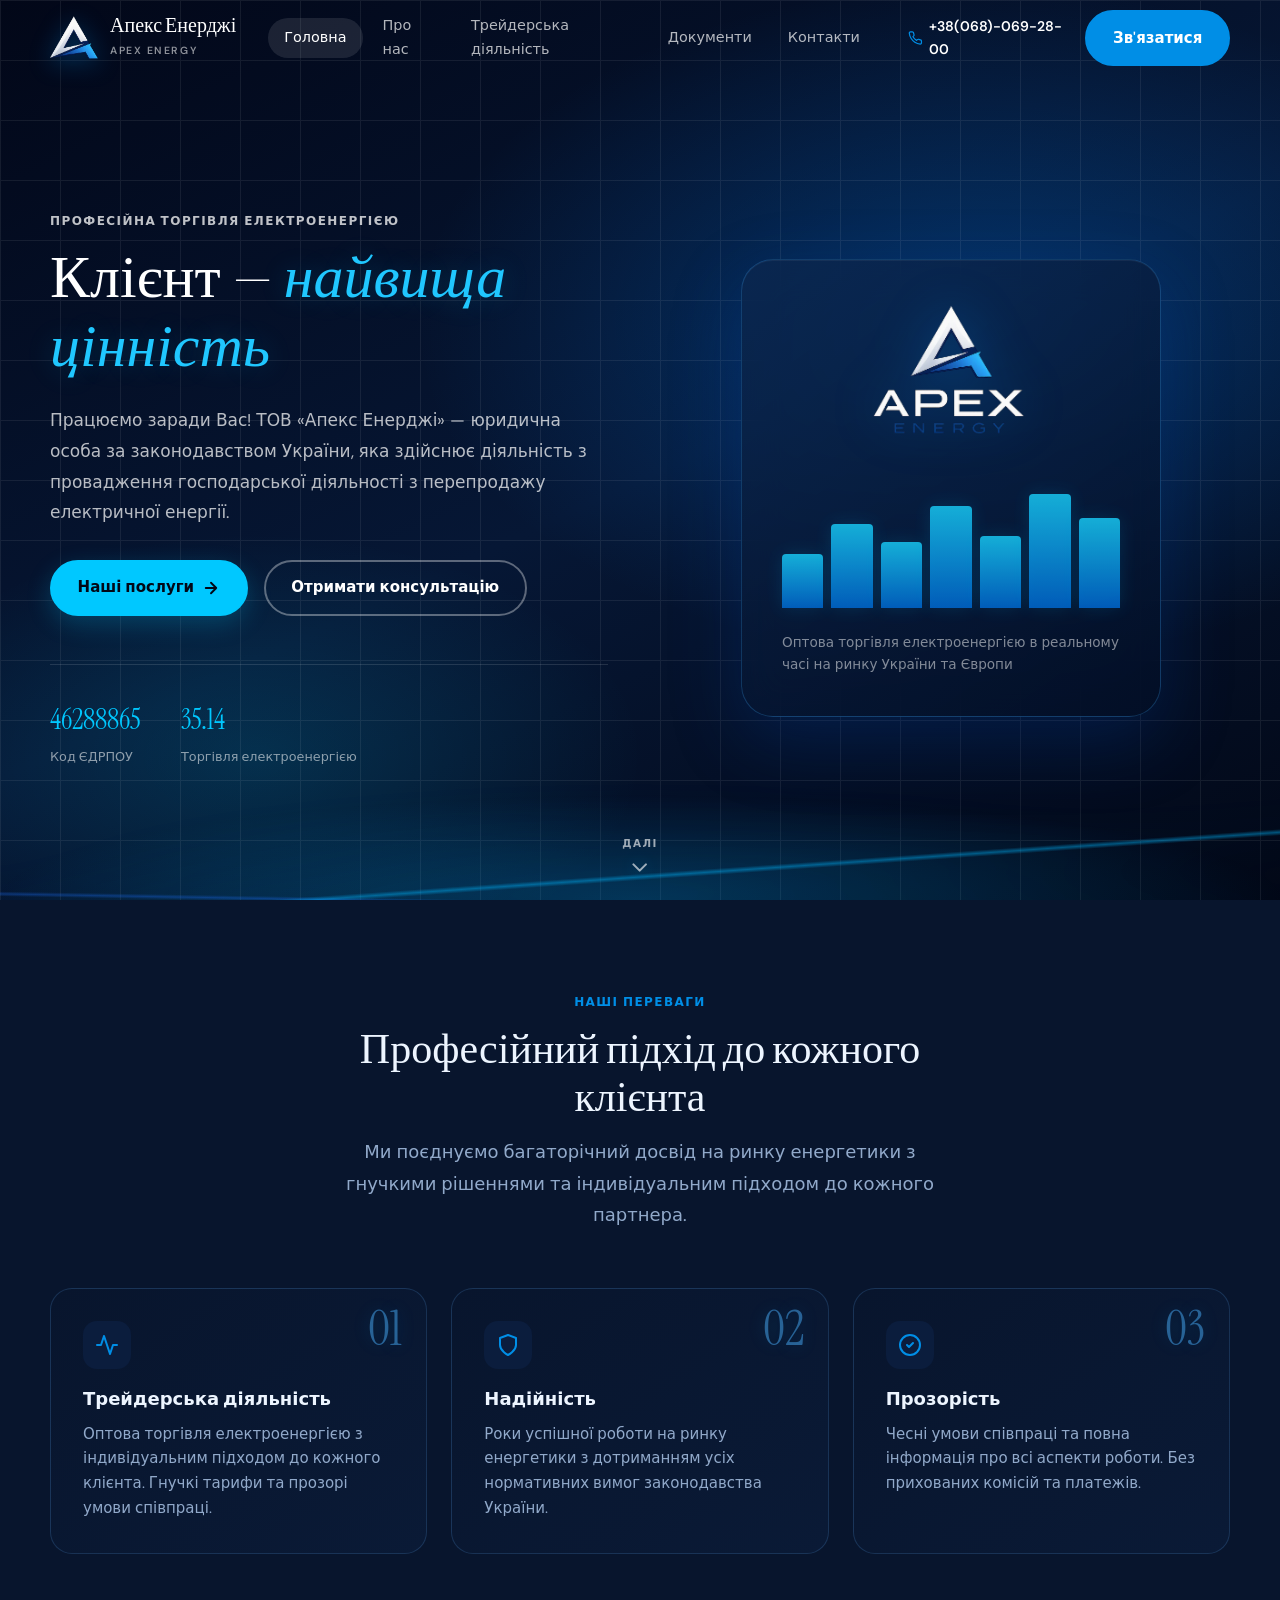
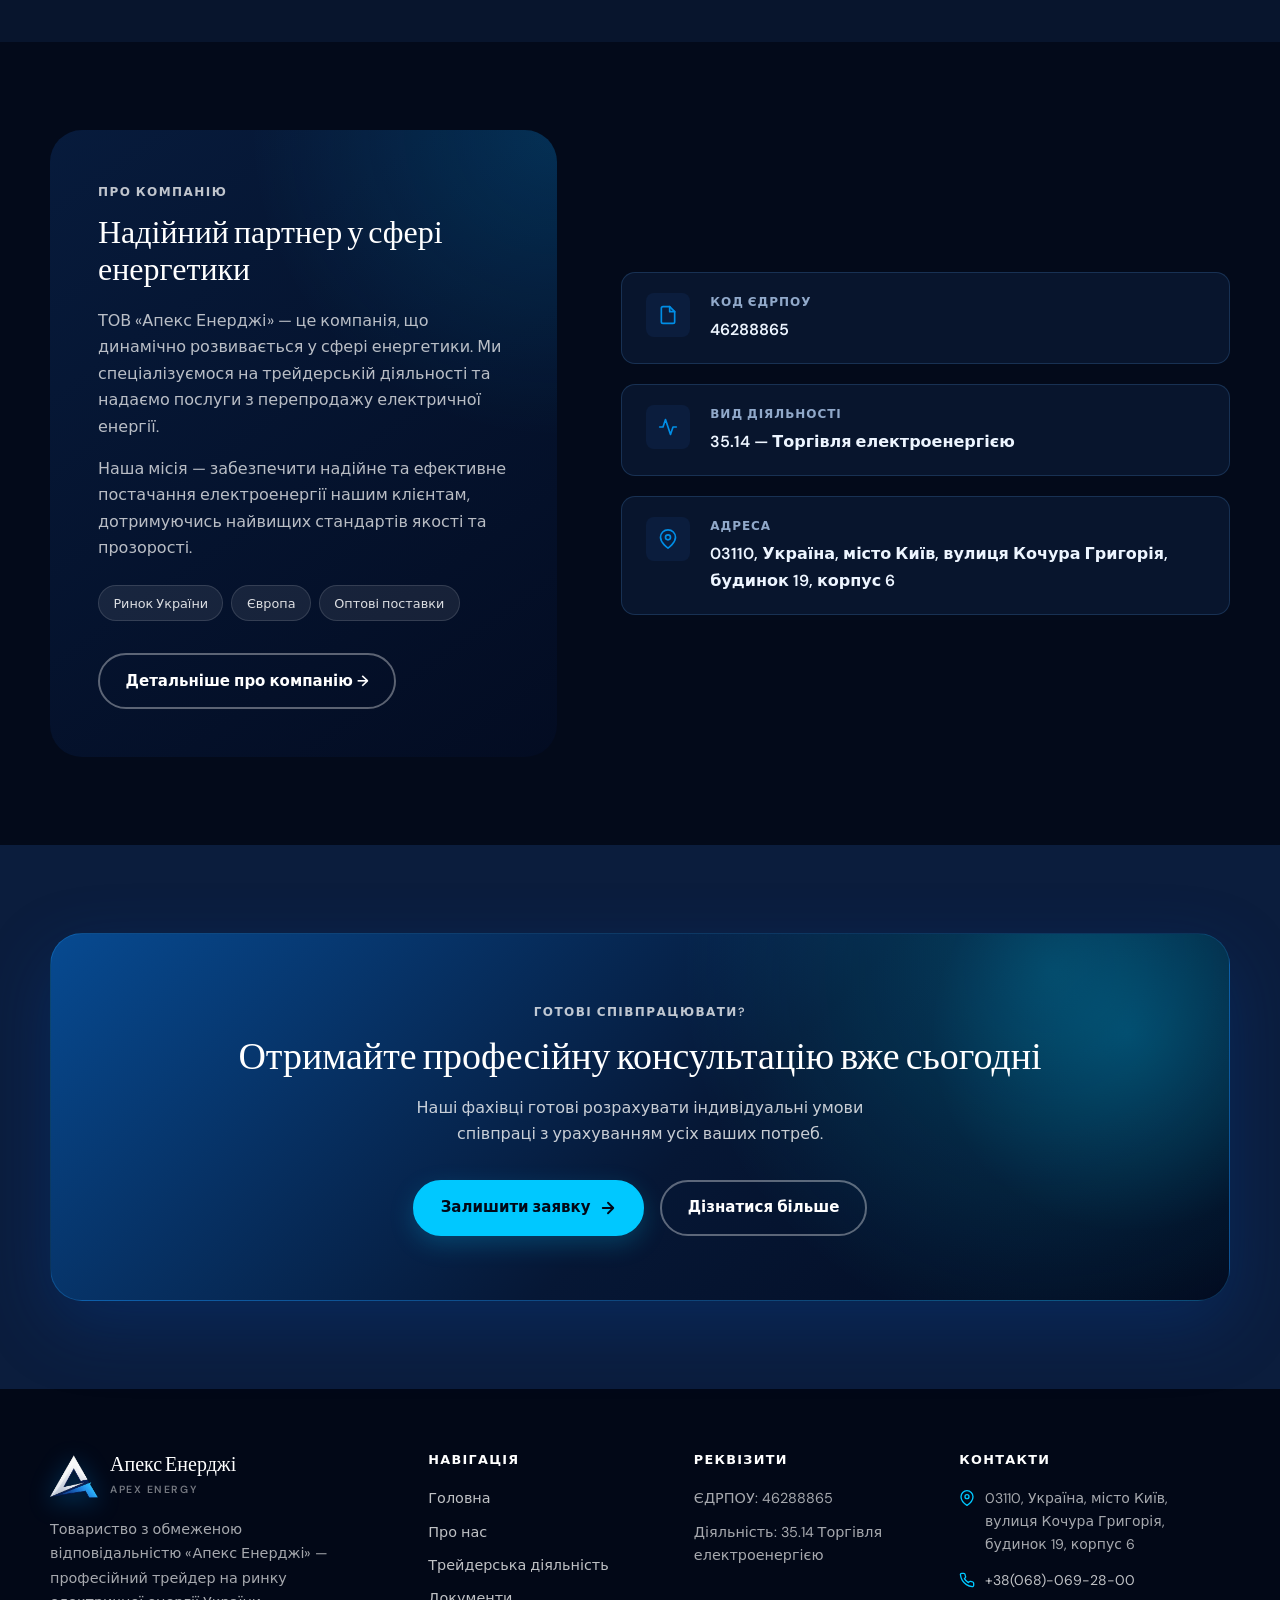
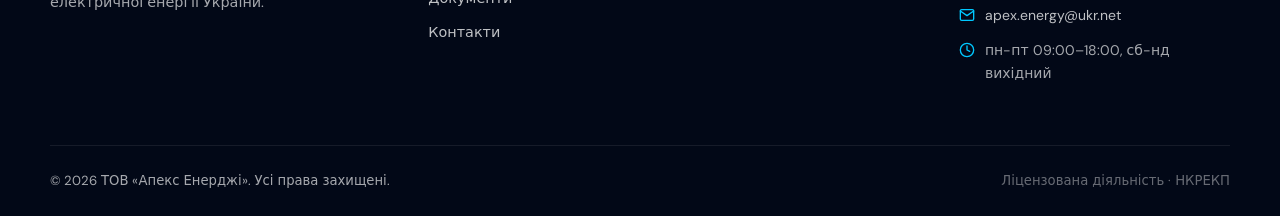
<file: index.html>
<!DOCTYPE html>
<html lang="uk">
<head>
    <meta charset="UTF-8">
    <meta name="viewport" content="width=device-width, initial-scale=1.0">
    <title>Апекс Енерджі — Професійна торгівля електроенергією в Україні</title>
    <meta name="description" content="ТОВ «Апекс Енерджі» — надійний постачальник електроенергії. Оптова торгівля електроенергією з індивідуальним підходом до кожного клієнта.">
    <meta name="keywords" content="електроенергія, трейдер, постачальник електроенергії, оптова торгівля, Апекс Енерджі">
    <link rel="stylesheet" href="css/style.css">
    <link rel="icon" type="image/png" href="logo/apex_energy_favicon.PNG">
</head>
<body>

    <header class="site-header site-header--hero is-at-top">
        <div class="container">
            <div class="site-header__inner">
                <a href="index.html" class="logo" aria-label="Апекс Енерджі — головна">
                    <span class="logo__icon">
                        <svg viewBox="0 0 24 24" fill="currentColor" aria-hidden="true"><path d="M13 2L3 14h9l-1 8 10-12h-9l1-8z"/></svg>
                    </span>
                    <span>
                        <span class="logo__name">Апекс Енерджі</span>
                        <span class="logo__sub">APEX ENERGY</span>
                    </span>
                </a>

                <button class="menu-toggle" aria-label="Відкрити меню" aria-expanded="false">
                    <span></span><span></span><span></span>
                </button>

                <nav class="site-nav" aria-label="Головне меню">
                    <a href="index.html" class="site-nav__link is-active">Головна</a>
                    <a href="about.html" class="site-nav__link">Про нас</a>
                    <a href="services.html" class="site-nav__link">Трейдерська діяльність</a>
                    <a href="documents.html" class="site-nav__link">Документи</a>
                    <a href="contact.html" class="site-nav__link">Контакти</a>
                </nav>

                <div class="header-actions">
                    <a href="tel:+380680692800" class="header-phone">
                        <svg viewBox="0 0 24 24" fill="none" stroke="currentColor" stroke-width="2" stroke-linecap="round" stroke-linejoin="round" aria-hidden="true"><path d="M22 16.92v3a2 2 0 0 1-2.18 2 19.79 19.79 0 0 1-8.63-3.07 19.5 19.5 0 0 1-6-6 19.79 19.79 0 0 1-3.07-8.67A2 2 0 0 1 4.11 2h3a2 2 0 0 1 2 1.72 12.84 12.84 0 0 0 .7 2.81 2 2 0 0 1-.45 2.11L8.09 9.91a16 16 0 0 0 6 6l1.27-1.27a2 2 0 0 1 2.11-.45 12.84 12.84 0 0 0 2.81.7A2 2 0 0 1 22 16.92z"/></svg>
                        +38(068)-069-28-00
                    </a>
                    <a href="contact.html" class="btn btn--primary">Зв'язатися</a>
                </div>
            </div>
        </div>
    </header>

    <main>
        <section class="hero-banner">
            <div class="hero-banner__bg"></div>
            <div class="hero-banner__lines"></div>
            <div class="container">
                <div class="hero-banner__content">
                    <div class="hero-banner__text">
                        <span class="eyebrow eyebrow--light">Професійна торгівля електроенергією</span>
                        <h1 class="hero-banner__title">Клієнт — <em>найвища цінність</em></h1>
                        <p class="hero-banner__desc">Працюємо заради Вас! ТОВ «Апекс Енерджі» — юридична особа за законодавством України, яка здійснює діяльність з провадження господарської діяльності з перепродажу електричної енергії.</p>
                        <div class="hero-banner__actions">
                            <a href="services.html" class="btn btn--accent">
                                Наші послуги
                                <svg width="18" height="18" viewBox="0 0 24 24" fill="none" stroke="currentColor" stroke-width="2.5" stroke-linecap="round" stroke-linejoin="round" aria-hidden="true"><path d="M5 12h14M12 5l7 7-7 7"/></svg>
                            </a>
                            <a href="contact.html" class="btn btn--outline-light">Отримати консультацію</a>
                        </div>
                        <div class="hero-stats">
                            <div class="hero-stat">
                                <span class="hero-stat__value">46288865</span>
                                <span class="hero-stat__label">Код ЄДРПОУ</span>
                            </div>
                            <div class="hero-stat">
                                <span class="hero-stat__value">35.14</span>
                                <span class="hero-stat__label">Торгівля електроенергією</span>
                            </div>
                        </div>
                    </div>

                    <div class="hero-banner__visual">
                        <div class="hero-visual-card">
                            <img src="logo/apex_energy.png" class="hero-brand-logo" alt="APEX ENERGY">
                            <div class="hero-visual-card__chart" aria-hidden="true">
                                <span class="hero-visual-card__bar"></span>
                                <span class="hero-visual-card__bar"></span>
                                <span class="hero-visual-card__bar"></span>
                                <span class="hero-visual-card__bar"></span>
                                <span class="hero-visual-card__bar"></span>
                                <span class="hero-visual-card__bar"></span>
                                <span class="hero-visual-card__bar"></span>
                            </div>
                            <p class="hero-visual-card__footer">Оптова торгівля електроенергією в реальному часі на ринку України та Європи</p>
                        </div>
                    </div>
                </div>
            </div>
            <a href="#advantages" class="hero-scroll" aria-label="Прокрутити до наступного розділу">
                <span>Далі</span>
                <svg viewBox="0 0 24 24" fill="none" stroke="currentColor" stroke-width="2" stroke-linecap="round" stroke-linejoin="round" aria-hidden="true">
                    <path d="m6 9 6 6 6-6"/>
                </svg>
            </a>
        </section>

        <section class="section section--surface" id="advantages">
            <div class="container">
                <div class="section-header reveal">
                    <span class="eyebrow">Наші переваги</span>
                    <h2 class="section-header__title">Професійний підхід до кожного клієнта</h2>
                    <p class="lead">Ми поєднуємо багаторічний досвід на ринку енергетики з гнучкими рішеннями та індивідуальним підходом до кожного партнера.</p>
                </div>

                <div class="pillars">
                    <article class="pillar reveal">
                        <span class="pillar__num">01</span>
                        <div class="pillar__icon">
                            <svg viewBox="0 0 24 24" fill="none" stroke="currentColor" stroke-width="2" stroke-linecap="round" stroke-linejoin="round" aria-hidden="true"><polyline points="22 12 18 12 15 21 9 3 6 12 2 12"/></svg>
                        </div>
                        <h3 class="pillar__title">Трейдерська діяльність</h3>
                        <p class="pillar__text">Оптова торгівля електроенергією з індивідуальним підходом до кожного клієнта. Гнучкі тарифи та прозорі умови співпраці.</p>
                    </article>
                    <article class="pillar reveal">
                        <span class="pillar__num">02</span>
                        <div class="pillar__icon">
                            <svg viewBox="0 0 24 24" fill="none" stroke="currentColor" stroke-width="2" stroke-linecap="round" stroke-linejoin="round" aria-hidden="true"><path d="M12 22s8-4 8-10V5l-8-3-8 3v7c0 6 8 10 8 10z"/></svg>
                        </div>
                        <h3 class="pillar__title">Надійність</h3>
                        <p class="pillar__text">Роки успішної роботи на ринку енергетики з дотриманням усіх нормативних вимог законодавства України.</p>
                    </article>
                    <article class="pillar reveal">
                        <span class="pillar__num">03</span>
                        <div class="pillar__icon">
                            <svg viewBox="0 0 24 24" fill="none" stroke="currentColor" stroke-width="2" stroke-linecap="round" stroke-linejoin="round" aria-hidden="true"><circle cx="12" cy="12" r="10"/><path d="M9 12l2 2 4-4"/></svg>
                        </div>
                        <h3 class="pillar__title">Прозорість</h3>
                        <p class="pillar__text">Чесні умови співпраці та повна інформація про всі аспекти роботи. Без прихованих комісій та платежів.</p>
                    </article>
                </div>
            </div>
        </section>

        <section class="section">
            <div class="container">
                <div class="about-strip">
                    <div class="about-strip__info reveal">
                        <span class="eyebrow eyebrow--light">Про компанію</span>
                        <h2>Надійний партнер у сфері енергетики</h2>
                        <p>ТОВ «Апекс Енерджі» — це компанія, що динамічно розвивається у сфері енергетики. Ми спеціалізуємося на трейдерській діяльності та надаємо послуги з перепродажу електричної енергії.</p>
                        <p>Наша місія — забезпечити надійне та ефективне постачання електроенергії нашим клієнтам, дотримуючись найвищих стандартів якості та прозорості.</p>
                        <div class="about-strip__tags">
                            <span class="tag">Ринок України</span>
                            <span class="tag">Європа</span>
                            <span class="tag">Оптові поставки</span>
                        </div>
                        <a href="about.html" class="btn btn--outline-light" style="margin-top:2rem">Детальніше про компанію →</a>
                    </div>

                    <div class="about-strip__details">
                        <div class="detail-row reveal">
                            <div class="detail-row__icon">
                                <svg viewBox="0 0 24 24" fill="none" stroke="currentColor" stroke-width="2" stroke-linecap="round" stroke-linejoin="round" aria-hidden="true"><path d="M14 2H6a2 2 0 0 0-2 2v16a2 2 0 0 0 2 2h12a2 2 0 0 0 2-2V8z"/><polyline points="14 2 14 8 20 8"/></svg>
                            </div>
                            <div>
                                <div class="detail-row__label">Код ЄДРПОУ</div>
                                <div class="detail-row__value">46288865</div>
                            </div>
                        </div>
                        <div class="detail-row reveal">
                            <div class="detail-row__icon">
                                <svg viewBox="0 0 24 24" fill="none" stroke="currentColor" stroke-width="2" stroke-linecap="round" stroke-linejoin="round" aria-hidden="true"><polyline points="22 12 18 12 15 21 9 3 6 12 2 12"/></svg>
                            </div>
                            <div>
                                <div class="detail-row__label">Вид діяльності</div>
                                <div class="detail-row__value">35.14 — Торгівля електроенергією</div>
                            </div>
                        </div>
                        <div class="detail-row reveal">
                            <div class="detail-row__icon">
                                <svg viewBox="0 0 24 24" fill="none" stroke="currentColor" stroke-width="2" stroke-linecap="round" stroke-linejoin="round" aria-hidden="true"><path d="M21 10c0 7-9 13-9 13s-9-6-9-13a9 9 0 0 1 18 0z"/><circle cx="12" cy="10" r="3"/></svg>
                            </div>
                            <div>
                                <div class="detail-row__label">Адреса</div>
                                <div class="detail-row__value">03110, Україна, місто Київ, вулиця Кочура Григорія, будинок 19, корпус 6</div>
                            </div>
                        </div>
                    </div>
                </div>
            </div>
        </section>

        <section class="section section--alt">
            <div class="container">
                <div class="cta-band reveal">
                    <span class="eyebrow eyebrow--light">Готові співпрацювати?</span>
                    <h2 class="cta-band__title">Отримайте професійну консультацію вже сьогодні</h2>
                    <p class="cta-band__text">Наші фахівці готові розрахувати індивідуальні умови співпраці з урахуванням усіх ваших потреб.</p>
                    <div class="cta-band__actions">
                        <a href="contact.html" class="btn btn--accent">
                            Залишити заявку
                            <svg width="18" height="18" viewBox="0 0 24 24" fill="none" stroke="currentColor" stroke-width="2.5" stroke-linecap="round" stroke-linejoin="round" aria-hidden="true"><path d="M5 12h14M12 5l7 7-7 7"/></svg>
                        </a>
                        <a href="services.html" class="btn btn--outline-light">Дізнатися більше</a>
                    </div>
                </div>
            </div>
        </section>
    </main>

    <footer class="site-footer">
        <div class="container">
            <div class="footer-grid">
                <div class="footer-brand">
                    <a href="index.html" class="logo">
                        <span class="logo__icon"><svg viewBox="0 0 24 24" fill="currentColor" aria-hidden="true"><path d="M13 2L3 14h9l-1 8 10-12h-9l1-8z"/></svg></span>
                        <span><span class="logo__name">Апекс Енерджі</span><span class="logo__sub">APEX ENERGY</span></span>
                    </a>
                    <p class="footer-brand__desc">Товариство з обмеженою відповідальністю «Апекс Енерджі» — професійний трейдер на ринку електричної енергії України.</p>
                </div>
                <div class="footer-col">
                    <h4 class="footer-col__title">Навігація</h4>
                    <div class="footer-col__links">
                        <a href="index.html">Головна</a>
                        <a href="about.html">Про нас</a>
                        <a href="services.html">Трейдерська діяльність</a>
                        <a href="documents.html">Документи</a>
                        <a href="contact.html">Контакти</a>
                    </div>
                </div>
                <div class="footer-col">
                    <h4 class="footer-col__title">Реквізити</h4>
                    <div class="footer-col__links">
                        <span>ЄДРПОУ: 46288865</span>
                        <span>Діяльність: 35.14 Торгівля електроенергією</span>
                    </div>
                </div>
                <div class="footer-col">
                    <h4 class="footer-col__title">Контакти</h4>
                    <div class="footer-contact">
                        <svg viewBox="0 0 24 24" fill="none" stroke="currentColor" stroke-width="2" stroke-linecap="round" stroke-linejoin="round" aria-hidden="true"><path d="M21 10c0 7-9 13-9 13s-9-6-9-13a9 9 0 0 1 18 0z"/><circle cx="12" cy="10" r="3"/></svg>
                        <span>03110, Україна, місто Київ,<br>вулиця Кочура Григорія, будинок 19, корпус 6</span>
                    </div>
                    <div class="footer-contact">
                        <svg viewBox="0 0 24 24" fill="none" stroke="currentColor" stroke-width="2" stroke-linecap="round" stroke-linejoin="round" aria-hidden="true"><path d="M22 16.92v3a2 2 0 0 1-2.18 2 19.79 19.79 0 0 1-8.63-3.07 19.5 19.5 0 0 1-6-6 19.79 19.79 0 0 1-3.07-8.67A2 2 0 0 1 4.11 2h3a2 2 0 0 1 2 1.72 12.84 12.84 0 0 0 .7 2.81 2 2 0 0 1-.45 2.11L8.09 9.91a16 16 0 0 0 6 6l1.27-1.27a2 2 0 0 1 2.11-.45 12.84 12.84 0 0 0 2.81.7A2 2 0 0 1 22 16.92z"/></svg>
                        <a href="tel:+380680692800">+38(068)-069-28-00</a>
                    </div>
                    <div class="footer-contact">
                        <svg viewBox="0 0 24 24" fill="none" stroke="currentColor" stroke-width="2" stroke-linecap="round" stroke-linejoin="round" aria-hidden="true"><path d="M4 4h16c1.1 0 2 .9 2 2v12c0 1.1-.9 2-2 2H4c-1.1 0-2-.9-2-2V6c0-1.1.9-2 2-2z"/><polyline points="22,6 12,13 2,6"/></svg>
                        <a href="mailto:apex.energy@ukr.net">apex.energy@ukr.net</a>
                    </div>
                    <div class="footer-contact">
                        <svg viewBox="0 0 24 24" fill="none" stroke="currentColor" stroke-width="2" stroke-linecap="round" stroke-linejoin="round" aria-hidden="true"><circle cx="12" cy="12" r="10"/><polyline points="12 6 12 12 16 14"/></svg>
                        <span>пн-пт 09:00–18:00, сб-нд вихідний</span>
                    </div>
                </div>
            </div>
            <div class="footer-bottom">
                <span>© 2026 ТОВ «Апекс Енерджі». Усі права захищені.</span>
                <span class="footer-bottom__legal">Ліцензована діяльність · НКРЕКП</span>
            </div>
        </div>
    </footer>

    <script src="js/main.js"></script>
</body>
</html>
</file>
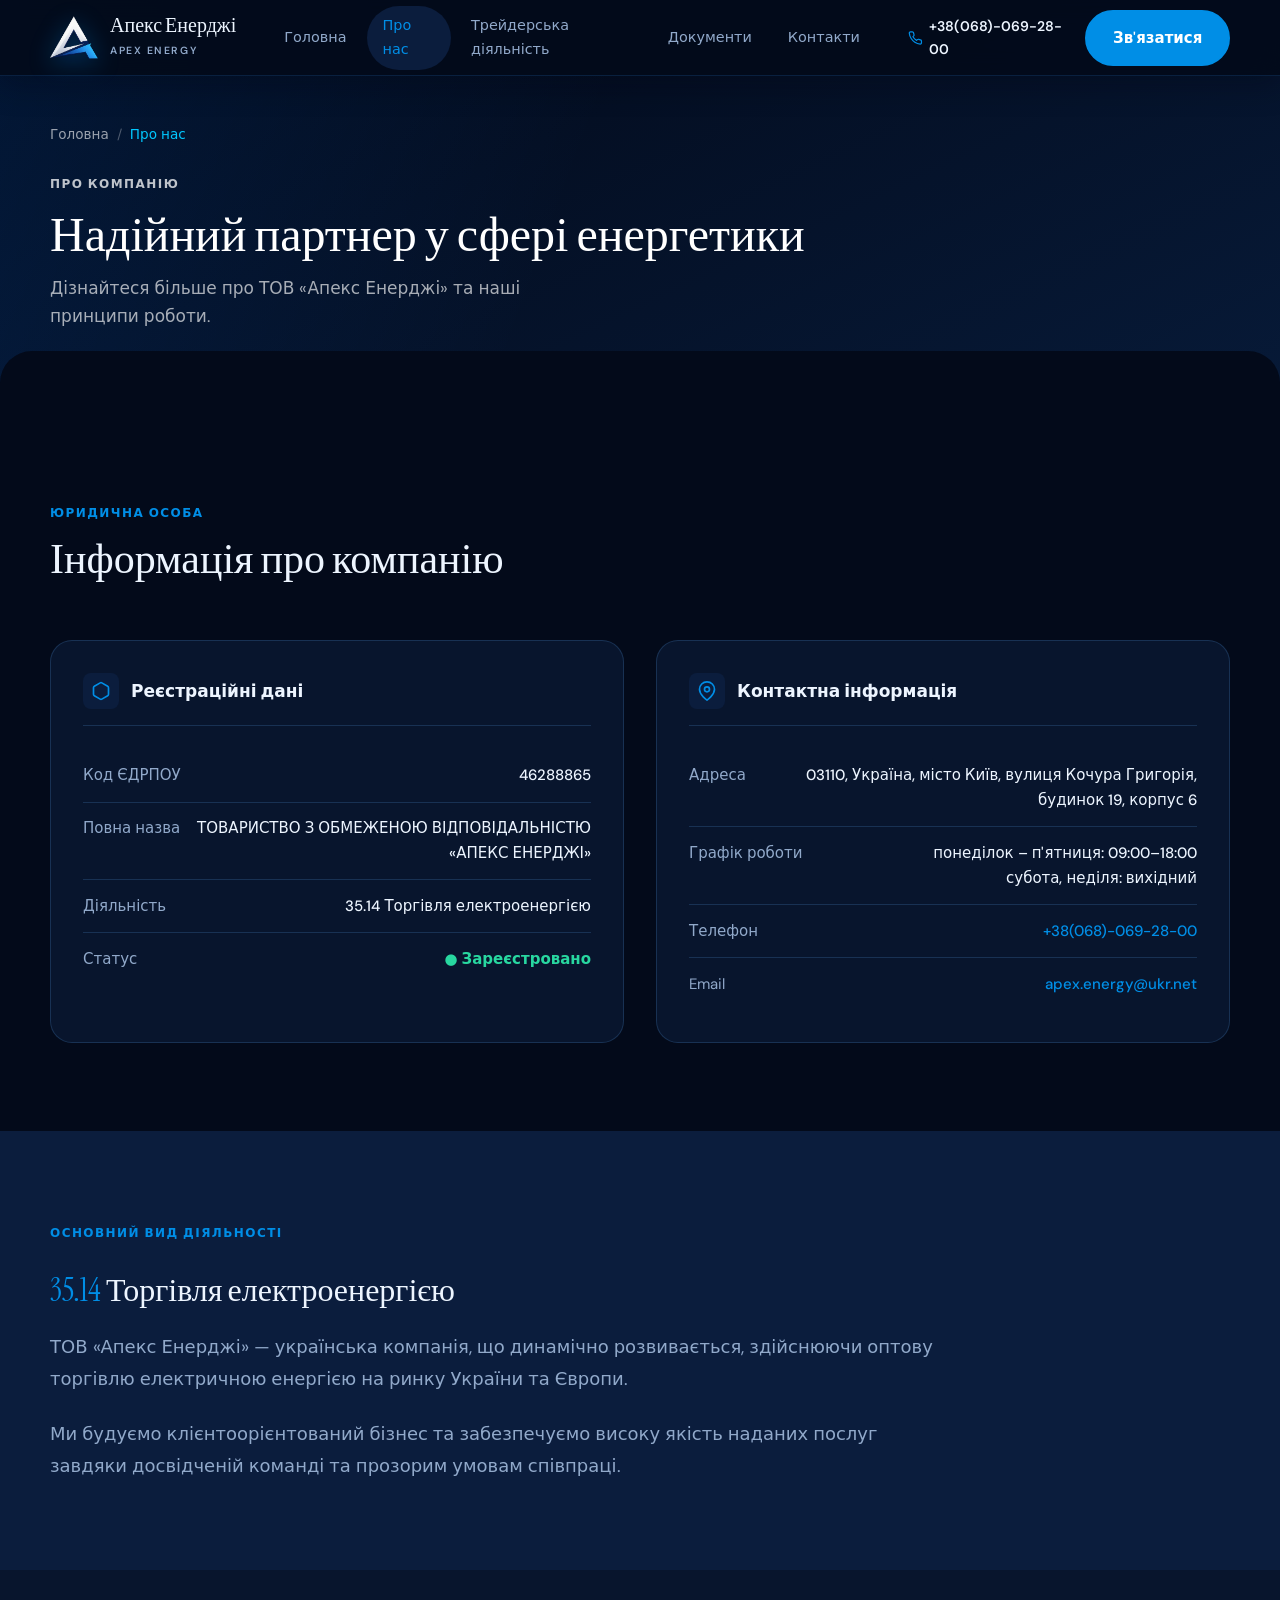
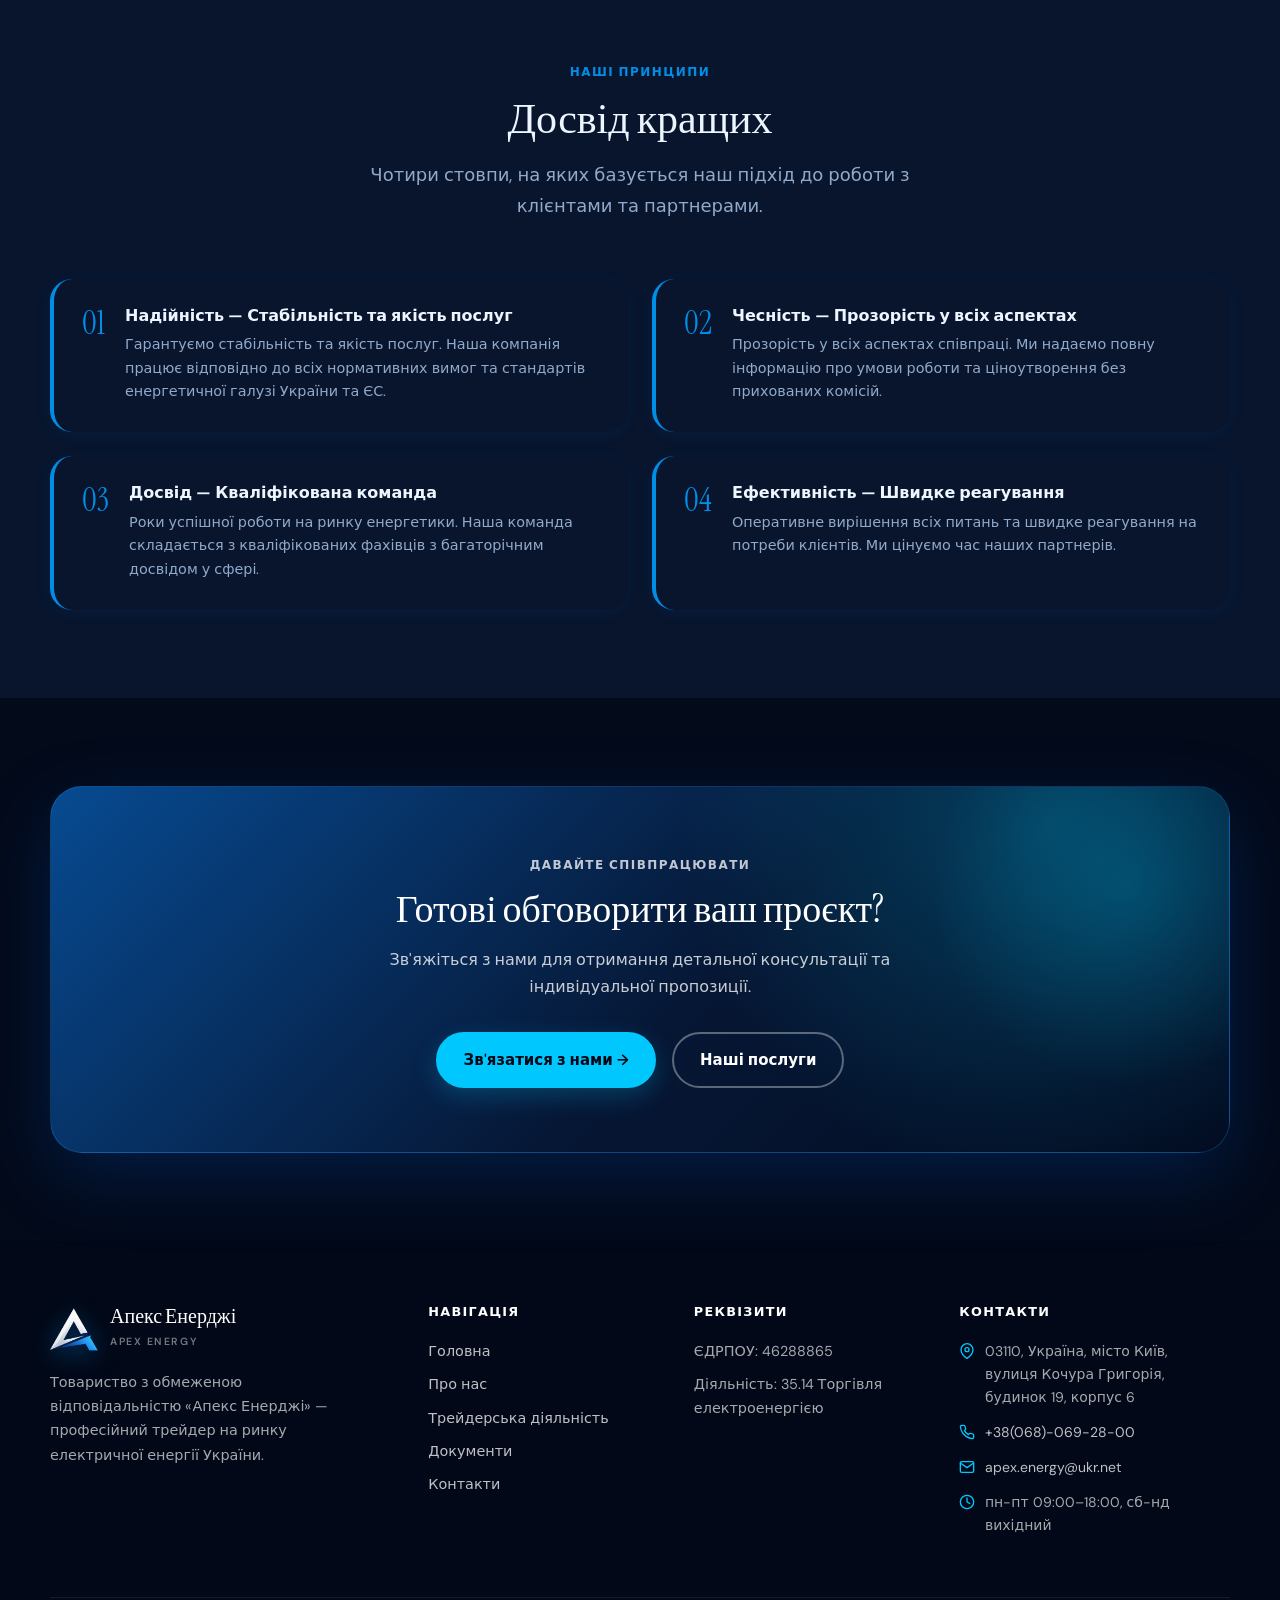
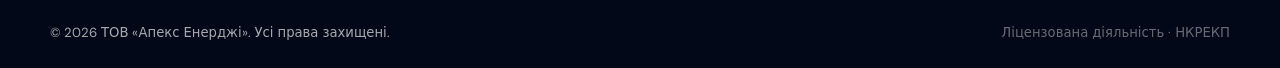
<file: about.html>
<!DOCTYPE html>
<html lang="uk">
<head>
    <meta charset="UTF-8">
    <meta name="viewport" content="width=device-width, initial-scale=1.0">
    <title>Про нас — ТОВ «Апекс Енерджі»</title>
    <meta name="description" content="Дізнайтеся більше про ТОВ «Апекс Енерджі» — компанію, що здійснює оптову торгівлю електричною енергією на ринку України та Європи.">
    <link rel="stylesheet" href="css/style.css">
    <link rel="icon" type="image/png" href="logo/apex_energy_favicon.PNG">
</head>
<body>

    <header class="site-header is-scrolled">
        <div class="container">
            <div class="site-header__inner">
                <a href="index.html" class="logo">
                    <span class="logo__icon"><svg viewBox="0 0 24 24" fill="currentColor" aria-hidden="true"><path d="M13 2L3 14h9l-1 8 10-12h-9l1-8z"/></svg></span>
                    <span><span class="logo__name">Апекс Енерджі</span><span class="logo__sub">APEX ENERGY</span></span>
                </a>
                <button class="menu-toggle" aria-label="Відкрити меню" aria-expanded="false"><span></span><span></span><span></span></button>
                <nav class="site-nav" aria-label="Головне меню">
                    <a href="index.html" class="site-nav__link">Головна</a>
                    <a href="about.html" class="site-nav__link is-active">Про нас</a>
                    <a href="services.html" class="site-nav__link">Трейдерська діяльність</a>
                    <a href="documents.html" class="site-nav__link">Документи</a>
                    <a href="contact.html" class="site-nav__link">Контакти</a>
                </nav>
                <div class="header-actions">
                    <a href="tel:+380680692800" class="header-phone">
                        <svg viewBox="0 0 24 24" fill="none" stroke="currentColor" stroke-width="2" stroke-linecap="round" stroke-linejoin="round" aria-hidden="true"><path d="M22 16.92v3a2 2 0 0 1-2.18 2 19.79 19.79 0 0 1-8.63-3.07 19.5 19.5 0 0 1-6-6 19.79 19.79 0 0 1-3.07-8.67A2 2 0 0 1 4.11 2h3a2 2 0 0 1 2 1.72 12.84 12.84 0 0 0 .7 2.81 2 2 0 0 1-.45 2.11L8.09 9.91a16 16 0 0 0 6 6l1.27-1.27a2 2 0 0 1 2.11-.45 12.84 12.84 0 0 0 2.81.7A2 2 0 0 1 22 16.92z"/></svg>
                        +38(068)-069-28-00
                    </a>
                    <a href="contact.html" class="btn btn--primary">Зв'язатися</a>
                </div>
            </div>
        </div>
    </header>

    <main>
        <section class="page-hero">
            <div class="container">
                <div class="page-hero__inner">
                    <nav class="breadcrumbs" aria-label="Хлібні крихти">
                        <a href="index.html">Головна</a>
                        <span class="breadcrumbs__sep">/</span>
                        <span class="breadcrumbs__current">Про нас</span>
                    </nav>
                    <span class="eyebrow eyebrow--light">Про компанію</span>
                    <h1 class="page-hero__title">Надійний партнер у сфері енергетики</h1>
                    <p class="page-hero__subtitle">Дізнайтеся більше про ТОВ «Апекс Енерджі» та наші принципи роботи.</p>
                </div>
            </div>
        </section>

        <section class="section">
            <div class="container">
                <div class="section-header section-header--left reveal">
                    <span class="eyebrow">Юридична особа</span>
                    <h2 class="section-header__title">Інформація про компанію</h2>
                </div>
                <div class="info-grid reveal">
                    <div class="info-box">
                        <div class="info-box__heading">
                            <span class="info-box__heading-icon"><svg width="20" height="20" viewBox="0 0 24 24" fill="none" stroke="currentColor" stroke-width="2" stroke-linecap="round" stroke-linejoin="round" aria-hidden="true"><path d="M21 16V8a2 2 0 0 0-1-1.73l-7-4a2 2 0 0 0-2 0l-7 4A2 2 0 0 0 3 8v8a2 2 0 0 0 1 1.73l7 4a2 2 0 0 0 2 0l7-4A2 2 0 0 0 21 16z"/></svg></span>
                            Реєстраційні дані
                        </div>
                        <ul class="info-list">
                            <li><span class="info-list__label">Код ЄДРПОУ</span><span class="info-list__value">46288865</span></li>
                            <li><span class="info-list__label">Повна назва</span><span class="info-list__value">ТОВАРИСТВО З ОБМЕЖЕНОЮ ВІДПОВІДАЛЬНІСТЮ «АПЕКС ЕНЕРДЖІ»</span></li>
                            <li><span class="info-list__label">Діяльність</span><span class="info-list__value">35.14 Торгівля електроенергією</span></li>
                            <li><span class="info-list__label">Статус</span><span class="info-list__value" style="color:var(--color-success);font-weight:600">● Зареєстровано</span></li>
                        </ul>
                    </div>
                    <div class="info-box">
                        <div class="info-box__heading">
                            <span class="info-box__heading-icon"><svg width="20" height="20" viewBox="0 0 24 24" fill="none" stroke="currentColor" stroke-width="2" stroke-linecap="round" stroke-linejoin="round" aria-hidden="true"><path d="M21 10c0 7-9 13-9 13s-9-6-9-13a9 9 0 0 1 18 0z"/><circle cx="12" cy="10" r="3"/></svg></span>
                            Контактна інформація
                        </div>
                        <ul class="info-list">
                            <li><span class="info-list__label">Адреса</span><span class="info-list__value">03110, Україна, місто Київ, вулиця Кочура Григорія, будинок 19, корпус 6</span></li>
                            <li><span class="info-list__label">Графік роботи</span><span class="info-list__value">понеділок – п'ятниця: 09:00–18:00<br>субота, неділя: вихідний</span></li>
                            <li><span class="info-list__label">Телефон</span><span class="info-list__value"><a href="tel:+380680692800">+38(068)-069-28-00</a></span></li>
                            <li><span class="info-list__label">Email</span><span class="info-list__value"><a href="mailto:apex.energy@ukr.net">apex.energy@ukr.net</a></span></li>
                        </ul>
                    </div>
                </div>
            </div>
        </section>

        <section class="section section--alt">
            <div class="container">
                <div style="max-width:900px" class="reveal">
                    <span class="eyebrow">Основний вид діяльності</span>
                    <h2 style="margin:1rem 0 1.5rem;font-size:2rem"><span style="color:var(--color-primary)">35.14</span> Торгівля електроенергією</h2>
                    <p class="lead" style="margin-bottom:1.5rem">ТОВ «Апекс Енерджі» — українська компанія, що динамічно розвивається, здійснюючи оптову торгівлю електричною енергією на ринку України та Європи.</p>
                    <p class="lead">Ми будуємо клієнтоорієнтований бізнес та забезпечуємо високу якість наданих послуг завдяки досвідченій команді та прозорим умовам співпраці.</p>
                </div>
            </div>
        </section>

        <section class="section section--surface">
            <div class="container">
                <div class="section-header reveal">
                    <span class="eyebrow">Наші принципи</span>
                    <h2 class="section-header__title">Досвід кращих</h2>
                    <p class="lead">Чотири стовпи, на яких базується наш підхід до роботи з клієнтами та партнерами.</p>
                </div>
                <div class="principles-grid">
                    <article class="principle reveal">
                        <span class="principle__num">01</span>
                        <div>
                            <h3 class="principle__title">Надійність — Стабільність та якість послуг</h3>
                            <p class="principle__text">Гарантуємо стабільність та якість послуг. Наша компанія працює відповідно до всіх нормативних вимог та стандартів енергетичної галузі України та ЄС.</p>
                        </div>
                    </article>
                    <article class="principle reveal">
                        <span class="principle__num">02</span>
                        <div>
                            <h3 class="principle__title">Чесність — Прозорість у всіх аспектах</h3>
                            <p class="principle__text">Прозорість у всіх аспектах співпраці. Ми надаємо повну інформацію про умови роботи та ціноутворення без прихованих комісій.</p>
                        </div>
                    </article>
                    <article class="principle reveal">
                        <span class="principle__num">03</span>
                        <div>
                            <h3 class="principle__title">Досвід — Кваліфікована команда</h3>
                            <p class="principle__text">Роки успішної роботи на ринку енергетики. Наша команда складається з кваліфікованих фахівців з багаторічним досвідом у сфері.</p>
                        </div>
                    </article>
                    <article class="principle reveal">
                        <span class="principle__num">04</span>
                        <div>
                            <h3 class="principle__title">Ефективність — Швидке реагування</h3>
                            <p class="principle__text">Оперативне вирішення всіх питань та швидке реагування на потреби клієнтів. Ми цінуємо час наших партнерів.</p>
                        </div>
                    </article>
                </div>
            </div>
        </section>

        <section class="section">
            <div class="container">
                <div class="cta-band reveal">
                    <span class="eyebrow eyebrow--light">Давайте співпрацювати</span>
                    <h2 class="cta-band__title">Готові обговорити ваш проєкт?</h2>
                    <p class="cta-band__text">Зв'яжіться з нами для отримання детальної консультації та індивідуальної пропозиції.</p>
                    <div class="cta-band__actions">
                        <a href="contact.html" class="btn btn--accent">Зв'язатися з нами →</a>
                        <a href="services.html" class="btn btn--outline-light">Наші послуги</a>
                    </div>
                </div>
            </div>
        </section>
    </main>

    <footer class="site-footer">
        <div class="container">
            <div class="footer-grid">
                <div class="footer-brand">
                    <a href="index.html" class="logo"><span class="logo__icon"><svg viewBox="0 0 24 24" fill="currentColor" aria-hidden="true"><path d="M13 2L3 14h9l-1 8 10-12h-9l1-8z"/></svg></span><span><span class="logo__name">Апекс Енерджі</span><span class="logo__sub">APEX ENERGY</span></span></a>
                    <p class="footer-brand__desc">Товариство з обмеженою відповідальністю «Апекс Енерджі» — професійний трейдер на ринку електричної енергії України.</p>
                </div>
                <div class="footer-col"><h4 class="footer-col__title">Навігація</h4><div class="footer-col__links"><a href="index.html">Головна</a><a href="about.html">Про нас</a><a href="services.html">Трейдерська діяльність</a><a href="documents.html">Документи</a><a href="contact.html">Контакти</a></div></div>
                <div class="footer-col"><h4 class="footer-col__title">Реквізити</h4><div class="footer-col__links"><span>ЄДРПОУ: 46288865</span><span>Діяльність: 35.14 Торгівля електроенергією</span></div></div>
                <div class="footer-col">
                    <h4 class="footer-col__title">Контакти</h4>
                    <div class="footer-contact"><svg viewBox="0 0 24 24" fill="none" stroke="currentColor" stroke-width="2" stroke-linecap="round" stroke-linejoin="round" aria-hidden="true"><path d="M21 10c0 7-9 13-9 13s-9-6-9-13a9 9 0 0 1 18 0z"/><circle cx="12" cy="10" r="3"/></svg><span>03110, Україна, місто Київ,<br>вулиця Кочура Григорія, будинок 19, корпус 6</span></div>
                    <div class="footer-contact"><svg viewBox="0 0 24 24" fill="none" stroke="currentColor" stroke-width="2" stroke-linecap="round" stroke-linejoin="round" aria-hidden="true"><path d="M22 16.92v3a2 2 0 0 1-2.18 2 19.79 19.79 0 0 1-8.63-3.07 19.5 19.5 0 0 1-6-6 19.79 19.79 0 0 1-3.07-8.67A2 2 0 0 1 4.11 2h3a2 2 0 0 1 2 1.72 12.84 12.84 0 0 0 .7 2.81 2 2 0 0 1-.45 2.11L8.09 9.91a16 16 0 0 0 6 6l1.27-1.27a2 2 0 0 1 2.11-.45 12.84 12.84 0 0 0 2.81.7A2 2 0 0 1 22 16.92z"/></svg><a href="tel:+380680692800">+38(068)-069-28-00</a></div>
                    <div class="footer-contact"><svg viewBox="0 0 24 24" fill="none" stroke="currentColor" stroke-width="2" stroke-linecap="round" stroke-linejoin="round" aria-hidden="true"><path d="M4 4h16c1.1 0 2 .9 2 2v12c0 1.1-.9 2-2 2H4c-1.1 0-2-.9-2-2V6c0-1.1.9-2 2-2z"/><polyline points="22,6 12,13 2,6"/></svg><a href="mailto:apex.energy@ukr.net">apex.energy@ukr.net</a></div>
                    <div class="footer-contact"><svg viewBox="0 0 24 24" fill="none" stroke="currentColor" stroke-width="2" stroke-linecap="round" stroke-linejoin="round" aria-hidden="true"><circle cx="12" cy="12" r="10"/><polyline points="12 6 12 12 16 14"/></svg><span>пн-пт 09:00–18:00, сб-нд вихідний</span></div>
                </div>
            </div>
            <div class="footer-bottom"><span>© 2026 ТОВ «Апекс Енерджі». Усі права захищені.</span><span class="footer-bottom__legal">Ліцензована діяльність · НКРЕКП</span></div>
        </div>
    </footer>
    <script src="js/main.js"></script>
</body>
</html>
</file>
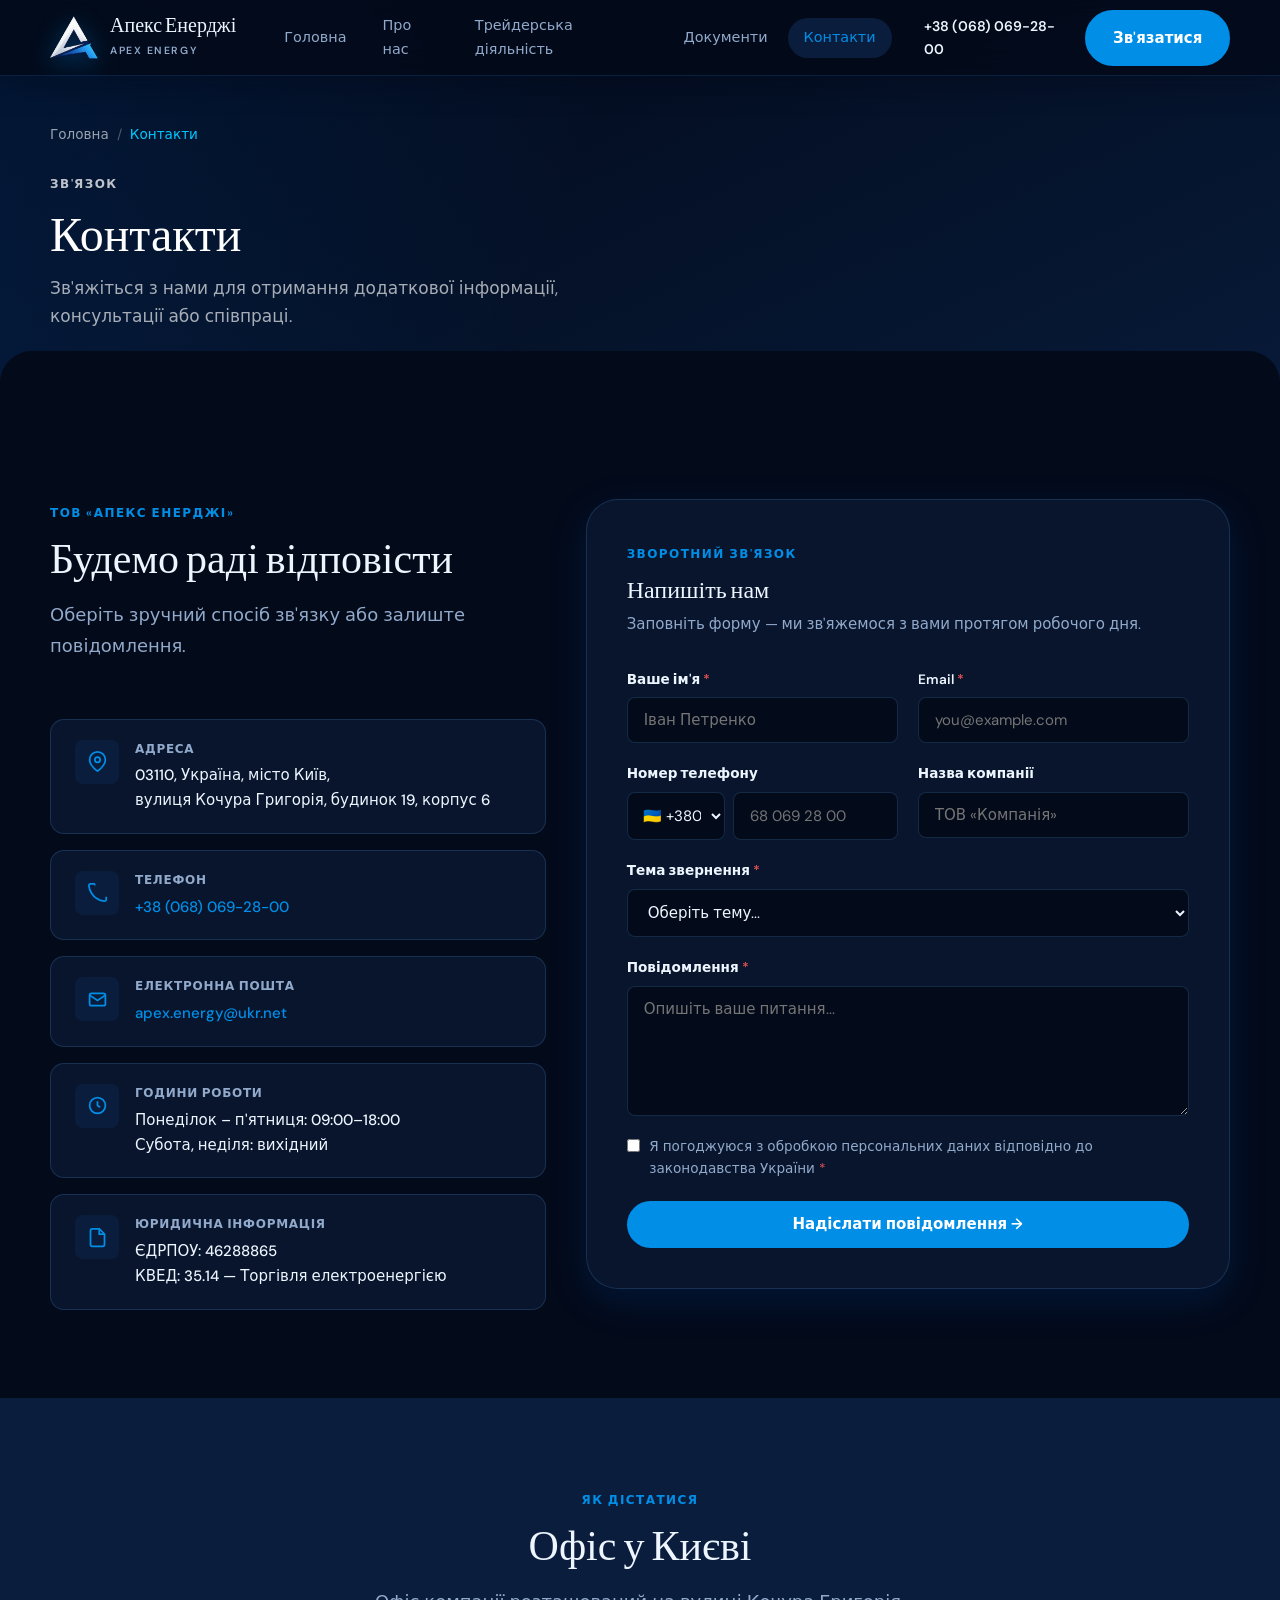
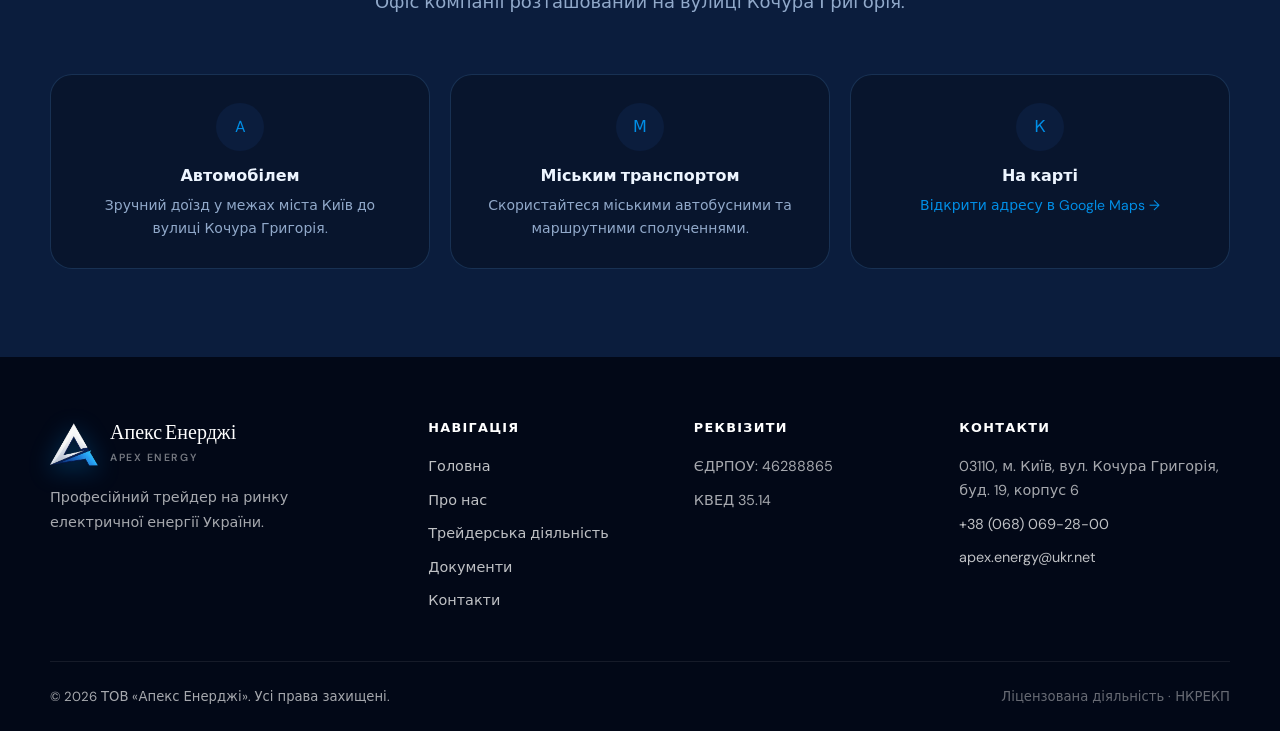
<file: contact.html>
<!DOCTYPE html>
<html lang="uk">
<head>
    <meta charset="UTF-8">
    <meta name="viewport" content="width=device-width, initial-scale=1.0">
    <title>Контакти — ТОВ «Апекс Енерджі»</title>
    <meta name="description" content="Контакти ТОВ «Апекс Енерджі»: +38 (068) 069-28-00, apex.energy@ukr.net, 03110, місто Київ, вулиця Кочура Григорія, будинок 19, корпус 6.">
    <link rel="stylesheet" href="css/style.css">
    <link rel="icon" type="image/png" href="logo/apex_energy_favicon.PNG">
</head>
<body>
    <header class="site-header is-scrolled">
        <div class="container"><div class="site-header__inner">
            <a href="index.html" class="logo" aria-label="Апекс Енерджі — головна">
                <span class="logo__icon"><svg viewBox="0 0 24 24" fill="currentColor" aria-hidden="true"><path d="M13 2L3 14h9l-1 8 10-12h-9l1-8z"/></svg></span>
                <span><span class="logo__name">Апекс Енерджі</span><span class="logo__sub">APEX ENERGY</span></span>
            </a>
            <button class="menu-toggle" aria-label="Відкрити меню" aria-expanded="false"><span></span><span></span><span></span></button>
            <nav class="site-nav" aria-label="Головне меню">
                <a href="index.html" class="site-nav__link">Головна</a>
                <a href="about.html" class="site-nav__link">Про нас</a>
                <a href="services.html" class="site-nav__link">Трейдерська діяльність</a>
                <a href="documents.html" class="site-nav__link">Документи</a>
                <a href="contact.html" class="site-nav__link is-active">Контакти</a>
            </nav>
            <div class="header-actions">
                <a href="tel:+380680692800" class="header-phone">+38 (068) 069-28-00</a>
                <a href="contact.html" class="btn btn--primary">Зв'язатися</a>
            </div>
        </div></div>
    </header>

    <main>
        <section class="page-hero">
            <div class="container"><div class="page-hero__inner">
                <nav class="breadcrumbs" aria-label="Хлібні крихти"><a href="index.html">Головна</a><span class="breadcrumbs__sep">/</span><span class="breadcrumbs__current">Контакти</span></nav>
                <span class="eyebrow eyebrow--light">Зв'язок</span>
                <h1 class="page-hero__title">Контакти</h1>
                <p class="page-hero__subtitle">Зв'яжіться з нами для отримання додаткової інформації, консультації або співпраці.</p>
            </div></div>
        </section>

        <section class="section">
            <div class="container">
                <div class="contact-layout">
                    <div>
                        <div class="section-header section-header--left reveal">
                            <span class="eyebrow">ТОВ «Апекс Енерджі»</span>
                            <h2 class="section-header__title">Будемо раді відповісти</h2>
                            <p class="lead">Оберіть зручний спосіб зв'язку або залиште повідомлення.</p>
                        </div>
                        <div class="contact-cards">
                            <div class="contact-card reveal"><span class="contact-card__icon"><svg width="21" height="21" viewBox="0 0 24 24" fill="none" stroke="currentColor" stroke-width="2"><path d="M21 10c0 7-9 13-9 13s-9-6-9-13a9 9 0 0 1 18 0z"/><circle cx="12" cy="10" r="3"/></svg></span><div><div class="contact-card__label">Адреса</div><div class="contact-card__value">03110, Україна, місто Київ,<br>вулиця Кочура Григорія, будинок 19, корпус 6</div></div></div>
                            <div class="contact-card reveal"><span class="contact-card__icon"><svg width="21" height="21" viewBox="0 0 24 24" fill="none" stroke="currentColor" stroke-width="2"><path d="M22 16.92v3a2 2 0 0 1-2.18 2 19.79 19.79 0 0 1-8.63-3.07 19.5 19.5 0 0 1-6-6 19.79 19.79 0 0 1-3.07-8.67A2 2 0 0 1 4.11 2h3a2 2 0 0 1 2 1.72"/></svg></span><div><div class="contact-card__label">Телефон</div><div class="contact-card__value"><a href="tel:+380680692800">+38 (068) 069-28-00</a></div></div></div>
                            <div class="contact-card reveal"><span class="contact-card__icon"><svg width="21" height="21" viewBox="0 0 24 24" fill="none" stroke="currentColor" stroke-width="2"><rect x="3" y="5" width="18" height="14" rx="2"/><path d="m3 7 9 6 9-6"/></svg></span><div><div class="contact-card__label">Електронна пошта</div><div class="contact-card__value"><a href="mailto:apex.energy@ukr.net">apex.energy@ukr.net</a></div></div></div>
                            <div class="contact-card reveal"><span class="contact-card__icon"><svg width="21" height="21" viewBox="0 0 24 24" fill="none" stroke="currentColor" stroke-width="2"><circle cx="12" cy="12" r="9"/><path d="M12 7v5l3 2"/></svg></span><div><div class="contact-card__label">Години роботи</div><div class="contact-card__value">Понеділок – п'ятниця: 09:00–18:00<br>Субота, неділя: вихідний</div></div></div>
                            <div class="contact-card reveal"><span class="contact-card__icon"><svg width="21" height="21" viewBox="0 0 24 24" fill="none" stroke="currentColor" stroke-width="2"><path d="M14 2H6a2 2 0 0 0-2 2v16a2 2 0 0 0 2 2h12a2 2 0 0 0 2-2V8z"/><path d="M14 2v6h6"/></svg></span><div><div class="contact-card__label">Юридична інформація</div><div class="contact-card__value">ЄДРПОУ: 46288865<br>КВЕД: 35.14 — Торгівля електроенергією</div></div></div>
                        </div>
                    </div>

                    <div class="form-panel reveal">
                        <span class="eyebrow">Зворотний зв'язок</span>
                        <h2 class="form-panel__title">Напишіть нам</h2>
                        <p class="form-panel__subtitle">Заповніть форму — ми зв'яжемося з вами протягом робочого дня.</p>
                        <form class="contact-form" action="https://formspree.io/f/xdaqlkkn" method="POST">
                            <div class="form-grid">
                                <div class="form-field"><label for="name" class="form-label">Ваше ім'я <span class="required">*</span></label><input type="text" id="name" name="name" class="form-input" placeholder="Іван Петренко" required></div>
                                <div class="form-field"><label for="email" class="form-label">Email <span class="required">*</span></label><input type="email" id="email" name="email" class="form-input" placeholder="you@example.com" required></div>
                                <div class="form-field">
                                    <label for="phone" class="form-label">Номер телефону</label>
                                    <div class="phone-field">
                                        <select id="phone-code" name="phone_code" class="form-select phone-field__code" aria-label="Код країни">
                                            <option value="+380" selected>🇺🇦 +380</option>
                                            <option value="+48">🇵🇱 +48</option>
                                            <option value="+49">🇩🇪 +49</option>
                                            <option value="+420">🇨🇿 +420</option>
                                            <option value="+421">🇸🇰 +421</option>
                                            <option value="+373">🇲🇩 +373</option>
                                            <option value="+40">🇷🇴 +40</option>
                                        </select>
                                        <input type="tel" id="phone" name="phone" class="form-input phone-field__number" placeholder="68 069 28 00" inputmode="tel" autocomplete="tel-national">
                                    </div>
                                </div>
                                <div class="form-field"><label for="company" class="form-label">Назва компанії</label><input type="text" id="company" name="company" class="form-input" placeholder="ТОВ «Компанія»"></div>
                                <div class="form-field form-field--full"><label for="topic" class="form-label">Тема звернення <span class="required">*</span></label><select id="topic" name="topic" class="form-select" required><option value="">Оберіть тему...</option><option>Консультація</option><option>Співпраця</option><option>Питання щодо цін</option><option>Інше</option></select></div>
                                <div class="form-field form-field--full"><label for="message" class="form-label">Повідомлення <span class="required">*</span></label><textarea id="message" name="message" class="form-textarea" placeholder="Опишіть ваше питання..." required></textarea></div>
                                <div class="form-field form-field--full"><label class="form-checkbox"><input type="checkbox" required><span>Я погоджуюся з обробкою персональних даних відповідно до законодавства України <span class="required">*</span></span></label></div>
                                <div class="form-field form-field--full">
                                    <button type="submit" class="form-submit btn btn--primary">Надіслати повідомлення →</button>
                                    <div class="form-status" role="status" aria-live="polite"></div>
                                </div>
                            </div>
                        </form>
                    </div>
                </div>
            </div>
        </section>

        <section class="section section--alt">
            <div class="container">
                <div class="section-header reveal"><span class="eyebrow">Як дістатися</span><h2 class="section-header__title">Офіс у Києві</h2><p class="lead">Офіс компанії розташований на вулиці Кочура Григорія.</p></div>
                <div class="transport-grid">
                    <div class="transport reveal"><div class="transport__icon">A</div><h3 class="transport__title">Автомобілем</h3><p class="transport__text">Зручний доїзд у межах міста Київ до вулиці Кочура Григорія.</p></div>
                    <div class="transport reveal"><div class="transport__icon">М</div><h3 class="transport__title">Міським транспортом</h3><p class="transport__text">Скористайтеся міськими автобусними та маршрутними сполученнями.</p></div>
                    <div class="transport reveal"><div class="transport__icon">К</div><h3 class="transport__title">На карті</h3><p class="transport__text"><a href="https://www.google.com/maps/search/?api=1&query=Київ+Кочура+Григорія+19" target="_blank" rel="noopener">Відкрити адресу в Google Maps →</a></p></div>
                </div>
            </div>
        </section>
    </main>

    <footer class="site-footer"><div class="container">
        <div class="footer-grid">
            <div class="footer-brand"><a href="index.html" class="logo"><span class="logo__icon"><svg viewBox="0 0 24 24" fill="currentColor"><path d="M13 2L3 14h9l-1 8 10-12h-9l1-8z"/></svg></span><span><span class="logo__name">Апекс Енерджі</span><span class="logo__sub">APEX ENERGY</span></span></a><p class="footer-brand__desc">Професійний трейдер на ринку електричної енергії України.</p></div>
            <div class="footer-col"><h4 class="footer-col__title">Навігація</h4><div class="footer-col__links"><a href="index.html">Головна</a><a href="about.html">Про нас</a><a href="services.html">Трейдерська діяльність</a><a href="documents.html">Документи</a><a href="contact.html">Контакти</a></div></div>
            <div class="footer-col"><h4 class="footer-col__title">Реквізити</h4><div class="footer-col__links"><span>ЄДРПОУ: 46288865</span><span>КВЕД 35.14</span></div></div>
            <div class="footer-col"><h4 class="footer-col__title">Контакти</h4><div class="footer-col__links"><span>03110, м. Київ, вул. Кочура Григорія, буд. 19, корпус 6</span><a href="tel:+380680692800">+38 (068) 069-28-00</a><a href="mailto:apex.energy@ukr.net">apex.energy@ukr.net</a></div></div>
        </div>
        <div class="footer-bottom"><span>© 2026 ТОВ «Апекс Енерджі». Усі права захищені.</span><span class="footer-bottom__legal">Ліцензована діяльність · НКРЕКП</span></div>
    </div></footer>
    <script src="js/main.js"></script>
</body>
</html>
</file>
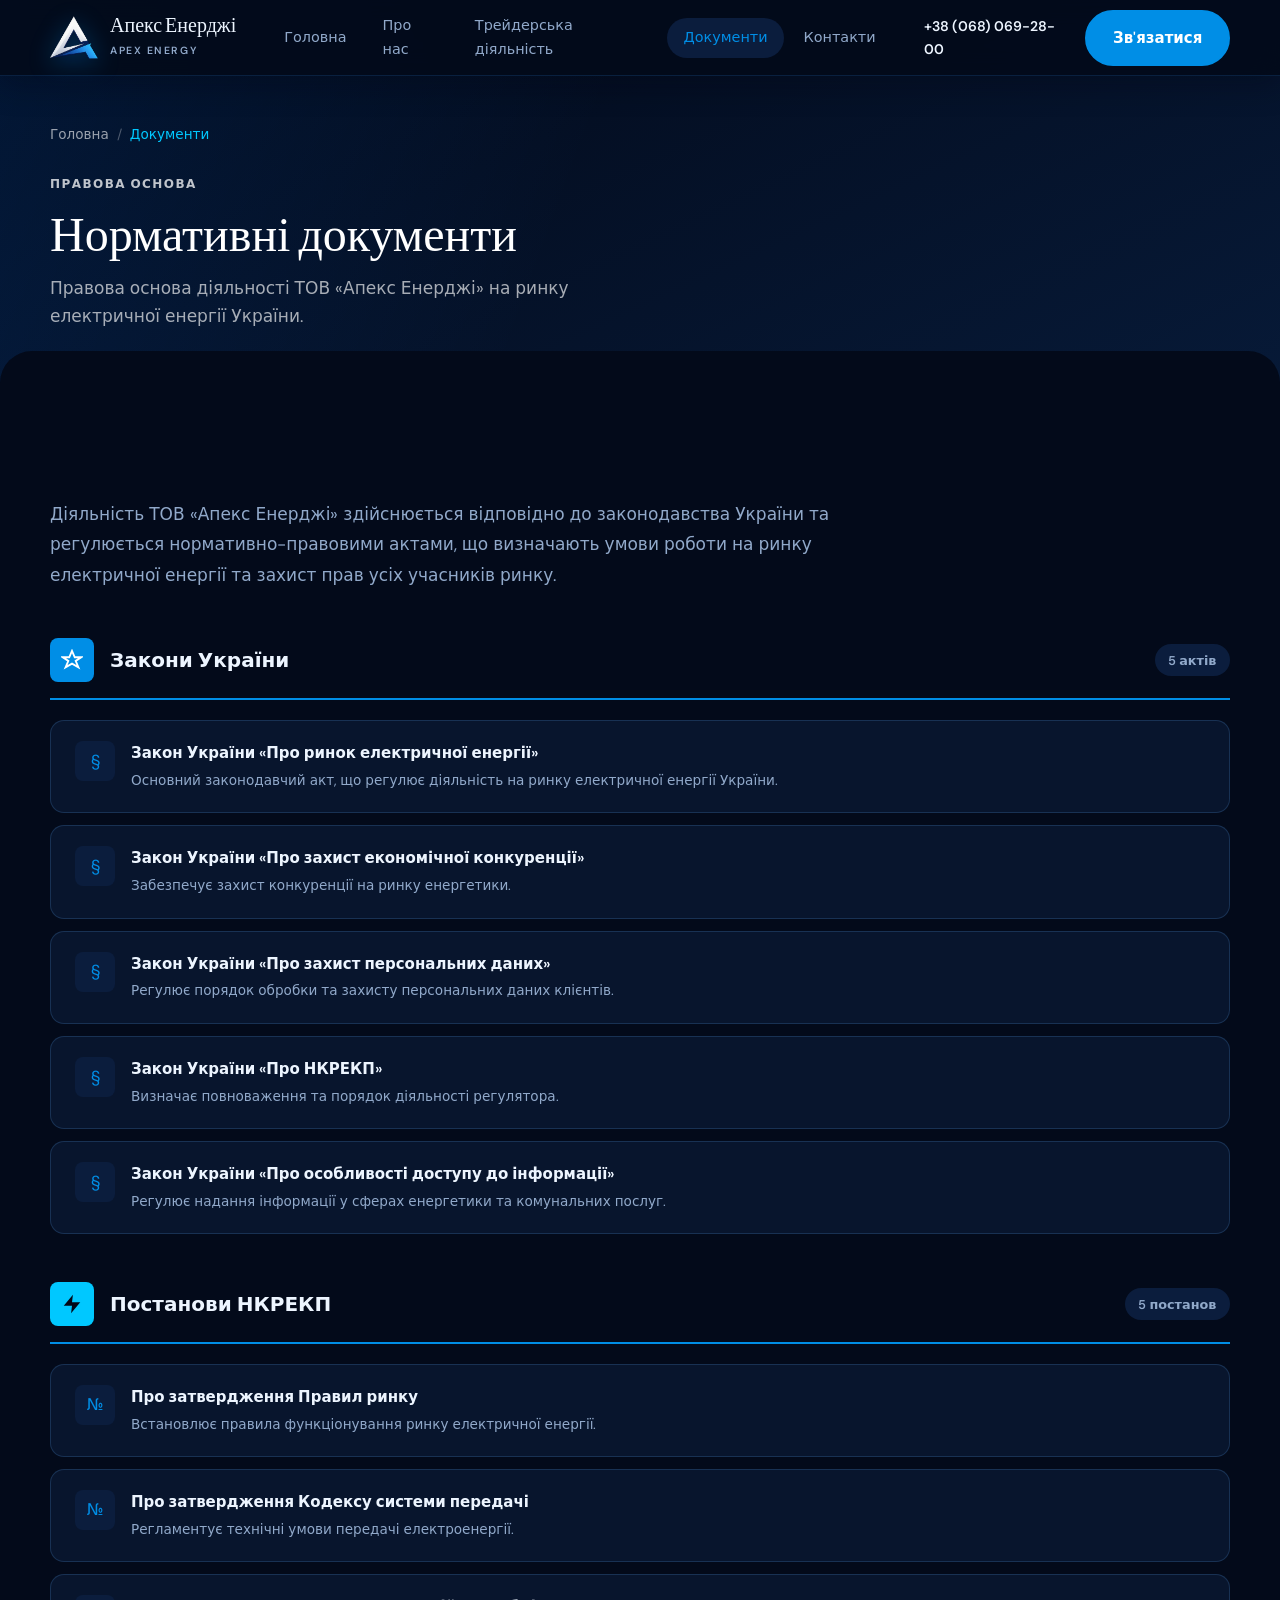
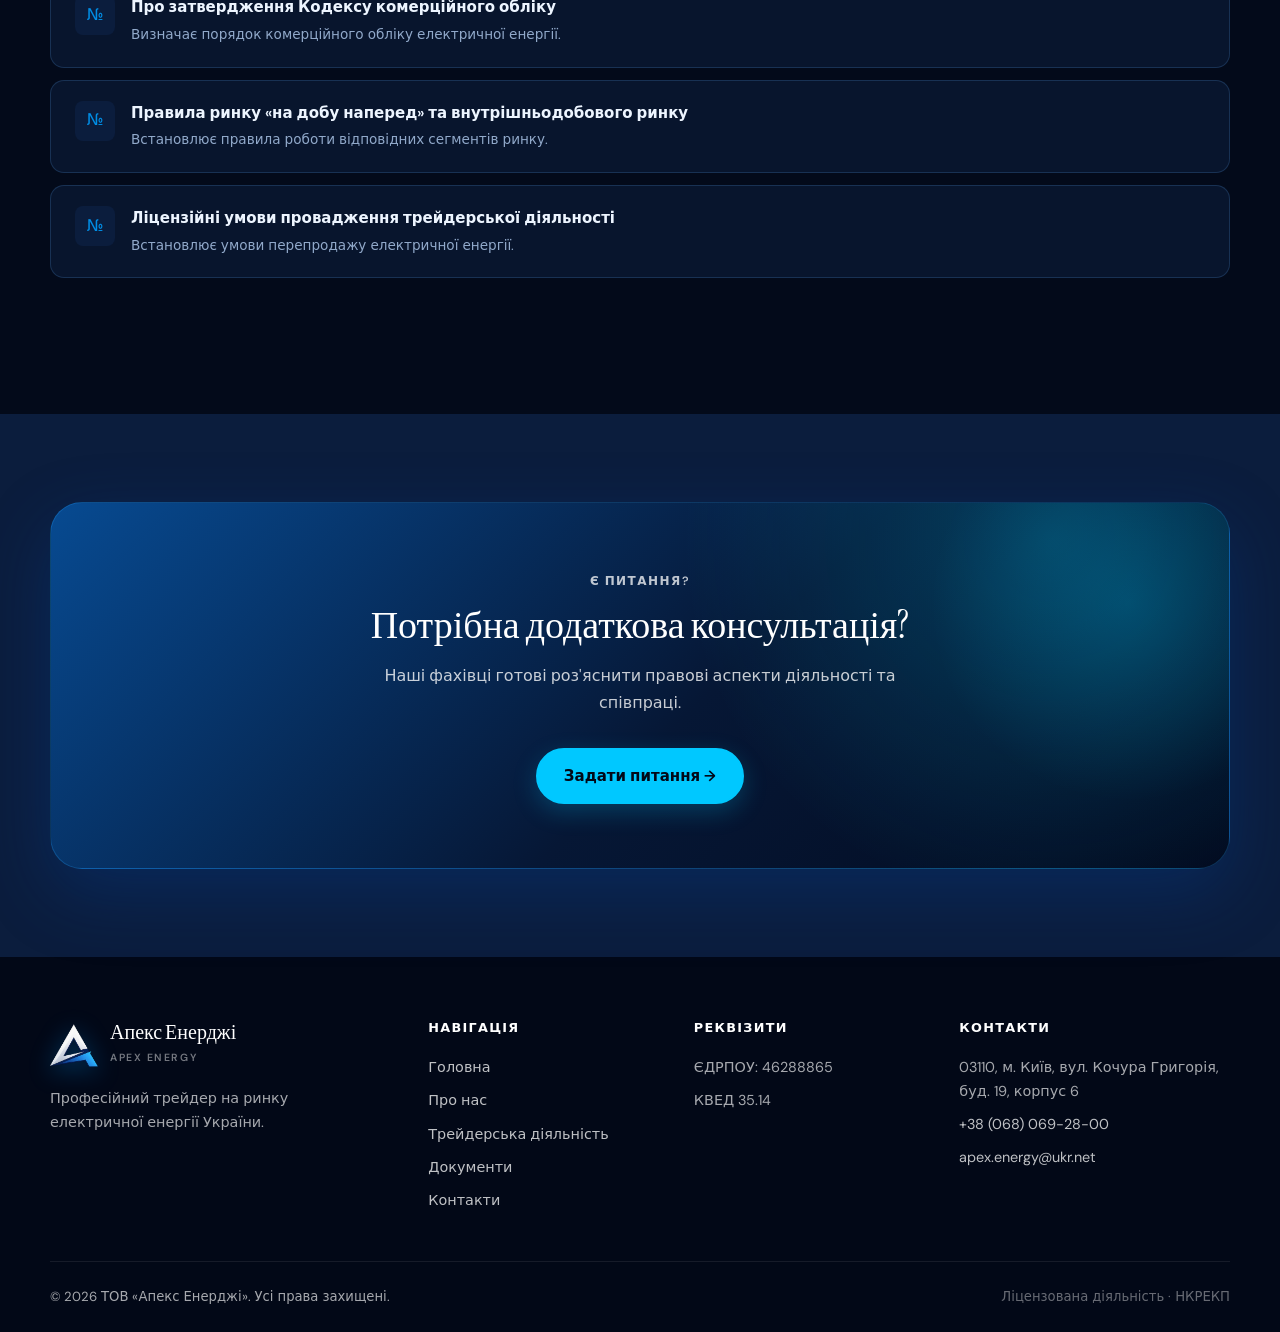
<file: documents.html>
<!DOCTYPE html>
<html lang="uk">
<head>
    <meta charset="UTF-8">
    <meta name="viewport" content="width=device-width, initial-scale=1.0">
    <title>Нормативні документи — ТОВ «Апекс Енерджі»</title>
    <meta name="description" content="Нормативно-правові акти, якими регулюється діяльність ТОВ «Апекс Енерджі» на ринку електричної енергії.">
    <link rel="stylesheet" href="css/style.css">
    <link rel="icon" type="image/png" href="logo/apex_energy_favicon.PNG">
</head>
<body>
    <header class="site-header is-scrolled">
        <div class="container"><div class="site-header__inner">
            <a href="index.html" class="logo" aria-label="Апекс Енерджі — головна">
                <span class="logo__icon"><svg viewBox="0 0 24 24" fill="currentColor" aria-hidden="true"><path d="M13 2L3 14h9l-1 8 10-12h-9l1-8z"/></svg></span>
                <span><span class="logo__name">Апекс Енерджі</span><span class="logo__sub">APEX ENERGY</span></span>
            </a>
            <button class="menu-toggle" aria-label="Відкрити меню" aria-expanded="false"><span></span><span></span><span></span></button>
            <nav class="site-nav" aria-label="Головне меню">
                <a href="index.html" class="site-nav__link">Головна</a>
                <a href="about.html" class="site-nav__link">Про нас</a>
                <a href="services.html" class="site-nav__link">Трейдерська діяльність</a>
                <a href="documents.html" class="site-nav__link is-active">Документи</a>
                <a href="contact.html" class="site-nav__link">Контакти</a>
            </nav>
            <div class="header-actions">
                <a href="tel:+380680692800" class="header-phone">+38 (068) 069-28-00</a>
                <a href="contact.html" class="btn btn--primary">Зв'язатися</a>
            </div>
        </div></div>
    </header>

    <main>
        <section class="page-hero">
            <div class="container"><div class="page-hero__inner">
                <nav class="breadcrumbs" aria-label="Хлібні крихти"><a href="index.html">Головна</a><span class="breadcrumbs__sep">/</span><span class="breadcrumbs__current">Документи</span></nav>
                <span class="eyebrow eyebrow--light">Правова основа</span>
                <h1 class="page-hero__title">Нормативні документи</h1>
                <p class="page-hero__subtitle">Правова основа діяльності ТОВ «Апекс Енерджі» на ринку електричної енергії України.</p>
            </div></div>
        </section>

        <section class="section">
            <div class="container">
                <p class="docs-intro reveal">Діяльність ТОВ «Апекс Енерджі» здійснюється відповідно до законодавства України та регулюється нормативно-правовими актами, що визначають умови роботи на ринку електричної енергії та захист прав усіх учасників ринку.</p>

                <section class="doc-category reveal">
                    <div class="doc-category__header">
                        <span class="doc-category__icon"><svg width="22" height="22" viewBox="0 0 24 24" fill="none" stroke="currentColor" stroke-width="2" aria-hidden="true"><path d="M12 2l3 7h7l-6 4 3 7-7-4-7 4 3-7-6-4h7z"/></svg></span>
                        <h2 class="doc-category__title">Закони України</h2>
                        <span class="doc-category__count">5 актів</span>
                    </div>
                    <div class="doc-list">
                        <a class="doc-link" href="https://zakon.rada.gov.ua/laws/show/2019-19" target="_blank" rel="noopener"><span class="doc-link__icon">§</span><span><span class="doc-link__title">Закон України «Про ринок електричної енергії»</span><span class="doc-link__desc">Основний законодавчий акт, що регулює діяльність на ринку електричної енергії України.</span></span><span class="doc-link__arrow">↗</span></a>
                        <a class="doc-link" href="https://zakon.rada.gov.ua/laws/show/2210-14" target="_blank" rel="noopener"><span class="doc-link__icon">§</span><span><span class="doc-link__title">Закон України «Про захист економічної конкуренції»</span><span class="doc-link__desc">Забезпечує захист конкуренції на ринку енергетики.</span></span><span class="doc-link__arrow">↗</span></a>
                        <a class="doc-link" href="https://zakon.rada.gov.ua/laws/show/2297-17" target="_blank" rel="noopener"><span class="doc-link__icon">§</span><span><span class="doc-link__title">Закон України «Про захист персональних даних»</span><span class="doc-link__desc">Регулює порядок обробки та захисту персональних даних клієнтів.</span></span><span class="doc-link__arrow">↗</span></a>
                        <a class="doc-link" href="https://zakon.rada.gov.ua/laws/show/1540-19" target="_blank" rel="noopener"><span class="doc-link__icon">§</span><span><span class="doc-link__title">Закон України «Про НКРЕКП»</span><span class="doc-link__desc">Визначає повноваження та порядок діяльності регулятора.</span></span><span class="doc-link__arrow">↗</span></a>
                        <a class="doc-link" href="https://zakon.rada.gov.ua/laws/show/887-19" target="_blank" rel="noopener"><span class="doc-link__icon">§</span><span><span class="doc-link__title">Закон України «Про особливості доступу до інформації»</span><span class="doc-link__desc">Регулює надання інформації у сферах енергетики та комунальних послуг.</span></span><span class="doc-link__arrow">↗</span></a>
                    </div>
                </section>

                <section class="doc-category reveal">
                    <div class="doc-category__header">
                        <span class="doc-category__icon doc-category__icon--accent"><svg width="22" height="22" viewBox="0 0 24 24" fill="currentColor" aria-hidden="true"><path d="M13 2L3 14h9l-1 8 10-12h-9l1-8z"/></svg></span>
                        <h2 class="doc-category__title">Постанови НКРЕКП</h2>
                        <span class="doc-category__count">5 постанов</span>
                    </div>
                    <div class="doc-list">
                        <a class="doc-link" href="https://zakon.rada.gov.ua/laws/show/v0307874-18#Text" target="_blank" rel="noopener"><span class="doc-link__icon">№</span><span><span class="doc-link__title">Про затвердження Правил ринку</span><span class="doc-link__desc">Встановлює правила функціонування ринку електричної енергії.</span></span><span class="doc-link__arrow">↗</span></a>
                        <a class="doc-link" href="https://zakon.rada.gov.ua/laws/show/v0309874-18#Text" target="_blank" rel="noopener"><span class="doc-link__icon">№</span><span><span class="doc-link__title">Про затвердження Кодексу системи передачі</span><span class="doc-link__desc">Регламентує технічні умови передачі електроенергії.</span></span><span class="doc-link__arrow">↗</span></a>
                        <a class="doc-link" href="https://zakon.rada.gov.ua/laws/show/v0311874-18#Text" target="_blank" rel="noopener"><span class="doc-link__icon">№</span><span><span class="doc-link__title">Про затвердження Кодексу комерційного обліку</span><span class="doc-link__desc">Визначає порядок комерційного обліку електричної енергії.</span></span><span class="doc-link__arrow">↗</span></a>
                        <a class="doc-link" href="https://zakon.rada.gov.ua/laws/show/v0308874-18#Text" target="_blank" rel="noopener"><span class="doc-link__icon">№</span><span><span class="doc-link__title">Правила ринку «на добу наперед» та внутрішньодобового ринку</span><span class="doc-link__desc">Встановлює правила роботи відповідних сегментів ринку.</span></span><span class="doc-link__arrow">↗</span></a>
                        <a class="doc-link" href="https://zakon.rada.gov.ua/laws/show/v1468874-17#Text" target="_blank" rel="noopener"><span class="doc-link__icon">№</span><span><span class="doc-link__title">Ліцензійні умови провадження трейдерської діяльності</span><span class="doc-link__desc">Встановлює умови перепродажу електричної енергії.</span></span><span class="doc-link__arrow">↗</span></a>
                    </div>
                </section>
            </div>
        </section>

        <section class="section section--alt"><div class="container"><div class="cta-band reveal">
            <span class="eyebrow eyebrow--light">Є питання?</span>
            <h2 class="cta-band__title">Потрібна додаткова консультація?</h2>
            <p class="cta-band__text">Наші фахівці готові роз'яснити правові аспекти діяльності та співпраці.</p>
            <div class="cta-band__actions"><a href="contact.html" class="btn btn--accent">Задати питання →</a></div>
        </div></div></section>
    </main>

    <footer class="site-footer"><div class="container">
        <div class="footer-grid">
            <div class="footer-brand"><a href="index.html" class="logo"><span class="logo__icon"><svg viewBox="0 0 24 24" fill="currentColor"><path d="M13 2L3 14h9l-1 8 10-12h-9l1-8z"/></svg></span><span><span class="logo__name">Апекс Енерджі</span><span class="logo__sub">APEX ENERGY</span></span></a><p class="footer-brand__desc">Професійний трейдер на ринку електричної енергії України.</p></div>
            <div class="footer-col"><h4 class="footer-col__title">Навігація</h4><div class="footer-col__links"><a href="index.html">Головна</a><a href="about.html">Про нас</a><a href="services.html">Трейдерська діяльність</a><a href="documents.html">Документи</a><a href="contact.html">Контакти</a></div></div>
            <div class="footer-col"><h4 class="footer-col__title">Реквізити</h4><div class="footer-col__links"><span>ЄДРПОУ: 46288865</span><span>КВЕД 35.14</span></div></div>
            <div class="footer-col"><h4 class="footer-col__title">Контакти</h4><div class="footer-col__links"><span>03110, м. Київ, вул. Кочура Григорія, буд. 19, корпус 6</span><a href="tel:+380680692800">+38 (068) 069-28-00</a><a href="mailto:apex.energy@ukr.net">apex.energy@ukr.net</a></div></div>
        </div>
        <div class="footer-bottom"><span>© 2026 ТОВ «Апекс Енерджі». Усі права захищені.</span><span class="footer-bottom__legal">Ліцензована діяльність · НКРЕКП</span></div>
    </div></footer>
    <script src="js/main.js"></script>
</body>
</html>
</file>
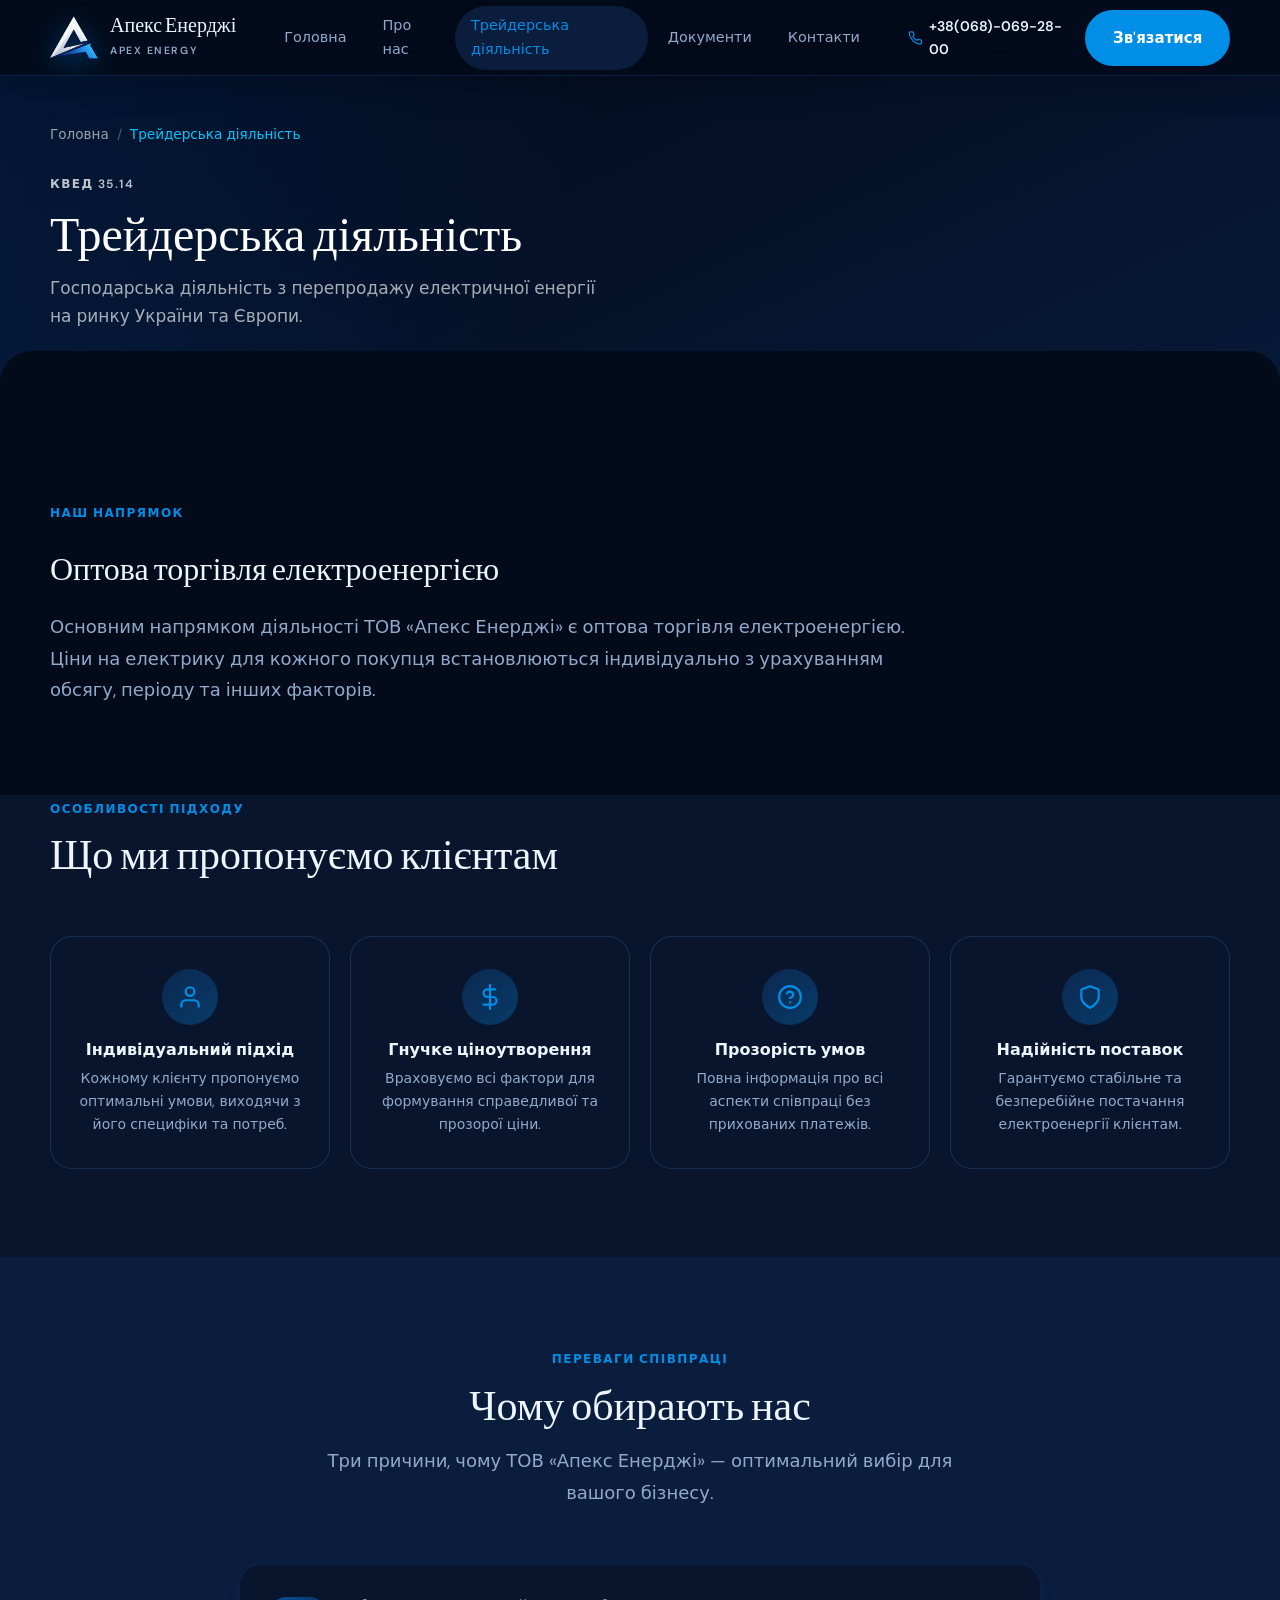
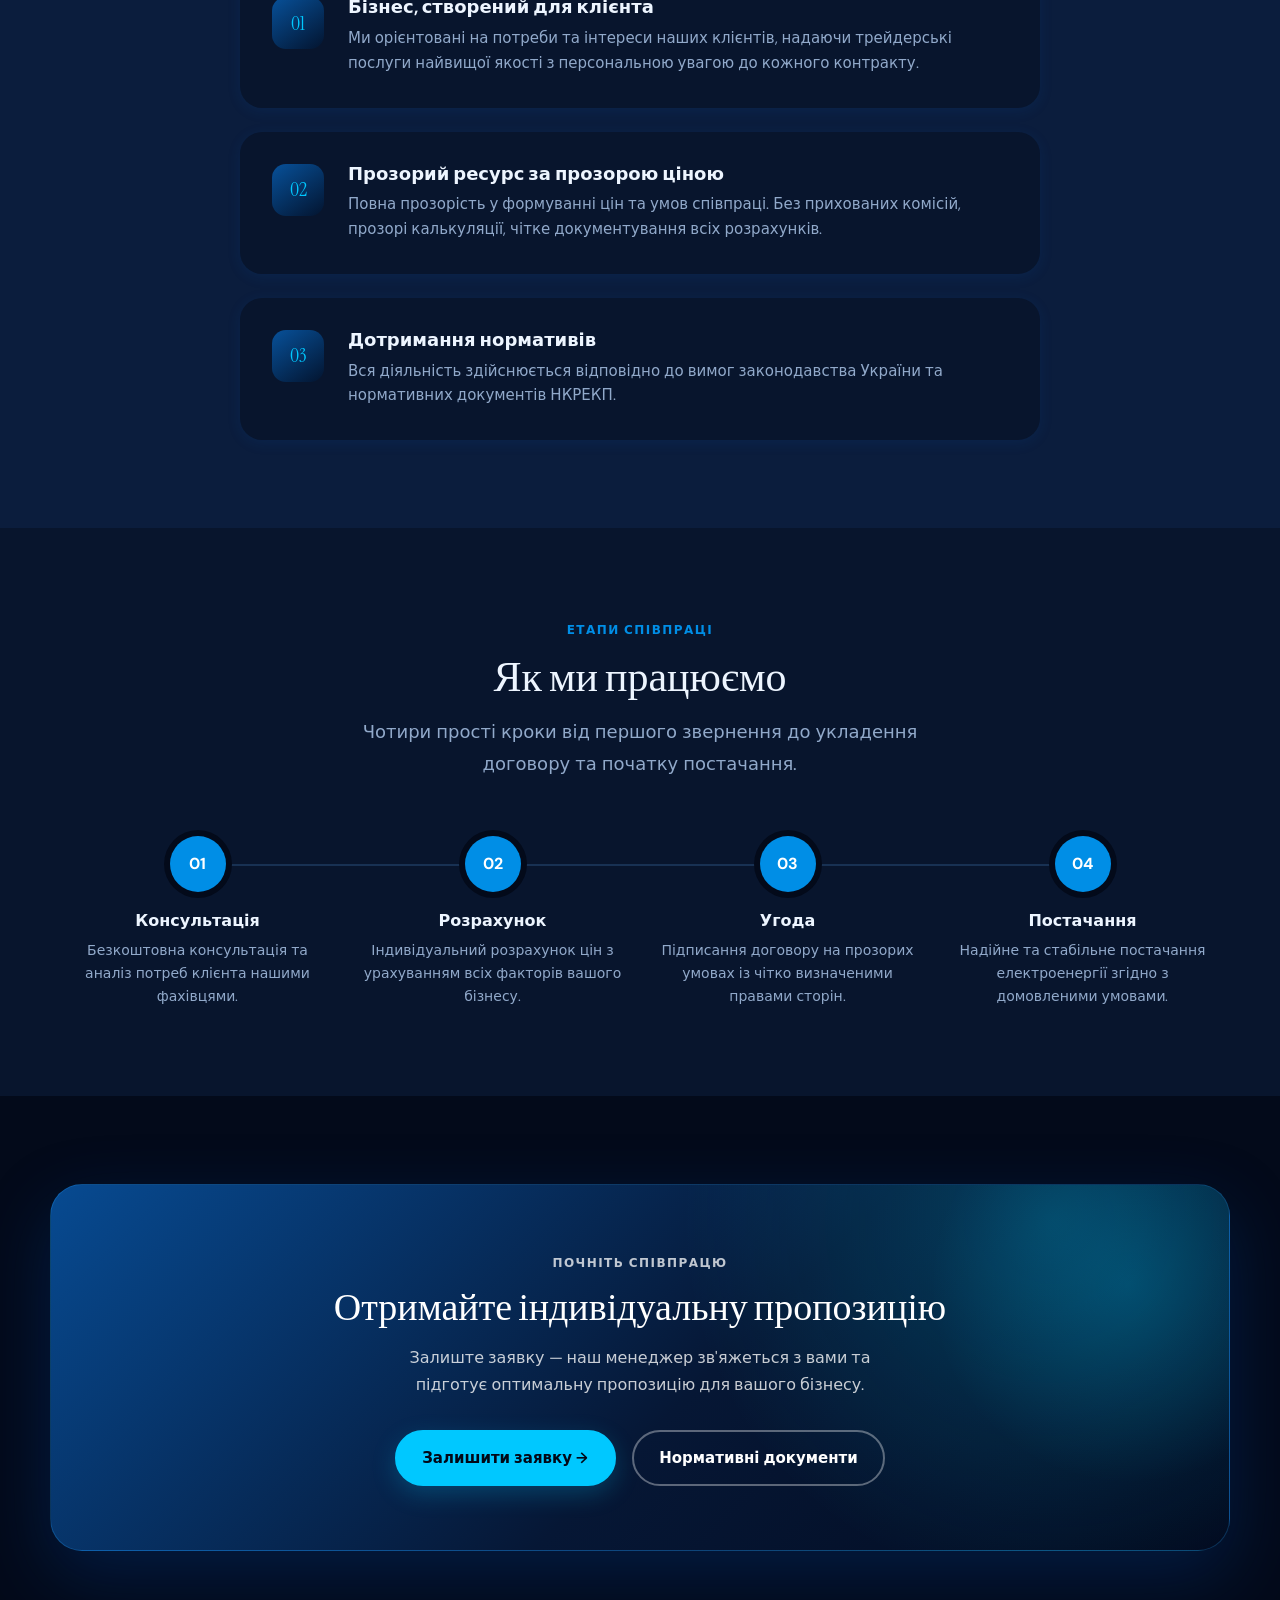
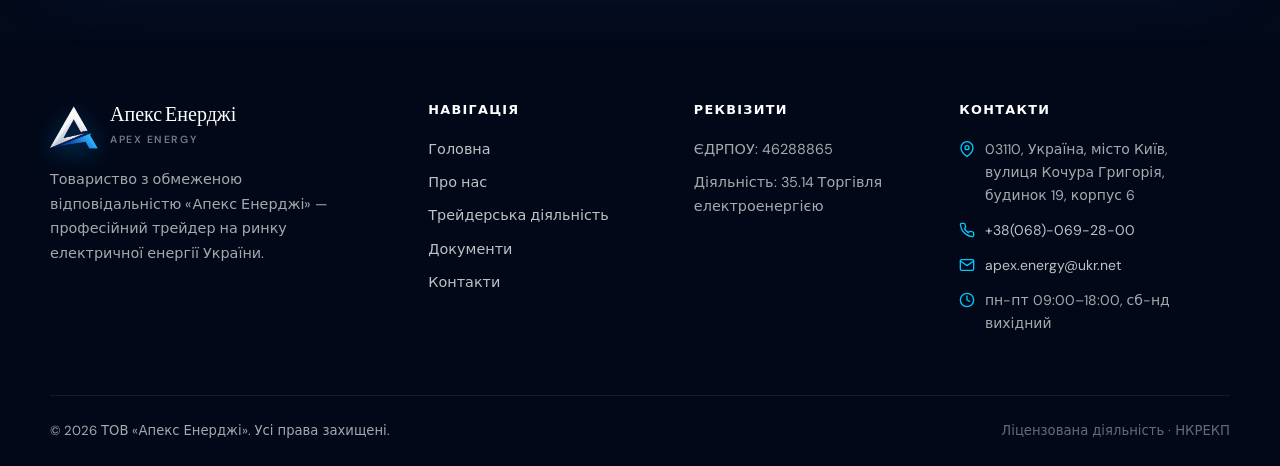
<file: services.html>
<!DOCTYPE html>
<html lang="uk">
<head>
    <meta charset="UTF-8">
    <meta name="viewport" content="width=device-width, initial-scale=1.0">
    <title>Трейдерська діяльність — ТОВ «Апекс Енерджі»</title>
    <meta name="description" content="Оптова торгівля електроенергією з індивідуальним підходом. Прозорі умови, гнучке ціноутворення, надійні поставки від ТОВ «Апекс Енерджі».">
    <link rel="stylesheet" href="css/style.css">
    <link rel="icon" type="image/png" href="logo/apex_energy_favicon.PNG">
</head>
<body>

    <header class="site-header is-scrolled">
        <div class="container">
            <div class="site-header__inner">
                <a href="index.html" class="logo">
                    <span class="logo__icon"><svg viewBox="0 0 24 24" fill="currentColor" aria-hidden="true"><path d="M13 2L3 14h9l-1 8 10-12h-9l1-8z"/></svg></span>
                    <span><span class="logo__name">Апекс Енерджі</span><span class="logo__sub">APEX ENERGY</span></span>
                </a>
                <button class="menu-toggle" aria-label="Відкрити меню" aria-expanded="false"><span></span><span></span><span></span></button>
                <nav class="site-nav" aria-label="Головне меню">
                    <a href="index.html" class="site-nav__link">Головна</a>
                    <a href="about.html" class="site-nav__link">Про нас</a>
                    <a href="services.html" class="site-nav__link is-active">Трейдерська діяльність</a>
                    <a href="documents.html" class="site-nav__link">Документи</a>
                    <a href="contact.html" class="site-nav__link">Контакти</a>
                </nav>
                <div class="header-actions">
                    <a href="tel:+380680692800" class="header-phone">
                        <svg viewBox="0 0 24 24" fill="none" stroke="currentColor" stroke-width="2" stroke-linecap="round" stroke-linejoin="round" aria-hidden="true"><path d="M22 16.92v3a2 2 0 0 1-2.18 2 19.79 19.79 0 0 1-8.63-3.07 19.5 19.5 0 0 1-6-6 19.79 19.79 0 0 1-3.07-8.67A2 2 0 0 1 4.11 2h3a2 2 0 0 1 2 1.72 12.84 12.84 0 0 0 .7 2.81 2 2 0 0 1-.45 2.11L8.09 9.91a16 16 0 0 0 6 6l1.27-1.27a2 2 0 0 1 2.11-.45 12.84 12.84 0 0 0 2.81.7A2 2 0 0 1 22 16.92z"/></svg>
                        +38(068)-069-28-00
                    </a>
                    <a href="contact.html" class="btn btn--primary">Зв'язатися</a>
                </div>
            </div>
        </div>
    </header>

    <main>
        <section class="page-hero">
            <div class="container">
                <div class="page-hero__inner">
                    <nav class="breadcrumbs" aria-label="Хлібні крихти">
                        <a href="index.html">Головна</a>
                        <span class="breadcrumbs__sep">/</span>
                        <span class="breadcrumbs__current">Трейдерська діяльність</span>
                    </nav>
                    <span class="eyebrow eyebrow--light">КВЕД 35.14</span>
                    <h1 class="page-hero__title">Трейдерська діяльність</h1>
                    <p class="page-hero__subtitle">Господарська діяльність з перепродажу електричної енергії на ринку України та Європи.</p>
                </div>
            </div>
        </section>

        <section class="section">
            <div class="container">
                <div style="max-width:900px" class="reveal">
                    <span class="eyebrow">Наш напрямок</span>
                    <h2 style="margin:1rem 0 1.5rem;font-size:2rem">Оптова торгівля електроенергією</h2>
                    <p class="lead">Основним напрямком діяльності ТОВ «Апекс Енерджі» є оптова торгівля електроенергією. Ціни на електрику для кожного покупця встановлюються індивідуально з урахуванням обсягу, періоду та інших факторів.</p>
                </div>
            </div>
        </section>

        <section class="section section--surface" style="padding-top:0">
            <div class="container">
                <div class="section-header section-header--left reveal">
                    <span class="eyebrow">Особливості підходу</span>
                    <h2 class="section-header__title">Що ми пропонуємо клієнтам</h2>
                </div>
                <div class="features-row">
                    <div class="feature reveal">
                        <div class="feature__icon"><svg viewBox="0 0 24 24" fill="none" stroke="currentColor" stroke-width="2" stroke-linecap="round" stroke-linejoin="round" aria-hidden="true"><path d="M20 21v-2a4 4 0 0 0-4-4H8a4 4 0 0 0-4 4v2"/><circle cx="12" cy="7" r="4"/></svg></div>
                        <h3 class="feature__title">Індивідуальний підхід</h3>
                        <p class="feature__text">Кожному клієнту пропонуємо оптимальні умови, виходячи з його специфіки та потреб.</p>
                    </div>
                    <div class="feature reveal">
                        <div class="feature__icon"><svg viewBox="0 0 24 24" fill="none" stroke="currentColor" stroke-width="2" stroke-linecap="round" stroke-linejoin="round" aria-hidden="true"><line x1="12" y1="1" x2="12" y2="23"/><path d="M17 5H9.5a3.5 3.5 0 0 0 0 7h5a3.5 3.5 0 0 1 0 7H6"/></svg></div>
                        <h3 class="feature__title">Гнучке ціноутворення</h3>
                        <p class="feature__text">Враховуємо всі фактори для формування справедливої та прозорої ціни.</p>
                    </div>
                    <div class="feature reveal">
                        <div class="feature__icon"><svg viewBox="0 0 24 24" fill="none" stroke="currentColor" stroke-width="2" stroke-linecap="round" stroke-linejoin="round" aria-hidden="true"><circle cx="12" cy="12" r="10"/><path d="M9.09 9a3 3 0 0 1 5.83 1c0 2-3 3-3 3"/><line x1="12" y1="17" x2="12.01" y2="17"/></svg></div>
                        <h3 class="feature__title">Прозорість умов</h3>
                        <p class="feature__text">Повна інформація про всі аспекти співпраці без прихованих платежів.</p>
                    </div>
                    <div class="feature reveal">
                        <div class="feature__icon"><svg viewBox="0 0 24 24" fill="none" stroke="currentColor" stroke-width="2" stroke-linecap="round" stroke-linejoin="round" aria-hidden="true"><path d="M12 22s8-4 8-10V5l-8-3-8 3v7c0 6 8 10 8 10z"/></svg></div>
                        <h3 class="feature__title">Надійність поставок</h3>
                        <p class="feature__text">Гарантуємо стабільне та безперебійне постачання електроенергії клієнтам.</p>
                    </div>
                </div>
            </div>
        </section>

        <section class="section section--alt">
            <div class="container">
                <div class="section-header reveal">
                    <span class="eyebrow">Переваги співпраці</span>
                    <h2 class="section-header__title">Чому обирають нас</h2>
                    <p class="lead">Три причини, чому ТОВ «Апекс Енерджі» — оптимальний вибір для вашого бізнесу.</p>
                </div>
                <div class="benefits-list">
                    <div class="benefit-item reveal">
                        <div class="benefit-item__marker">01</div>
                        <div>
                            <h3 class="benefit-item__title">Бізнес, створений для клієнта</h3>
                            <p class="benefit-item__text">Ми орієнтовані на потреби та інтереси наших клієнтів, надаючи трейдерські послуги найвищої якості з персональною увагою до кожного контракту.</p>
                        </div>
                    </div>
                    <div class="benefit-item reveal">
                        <div class="benefit-item__marker">02</div>
                        <div>
                            <h3 class="benefit-item__title">Прозорий ресурс за прозорою ціною</h3>
                            <p class="benefit-item__text">Повна прозорість у формуванні цін та умов співпраці. Без прихованих комісій, прозорі калькуляції, чітке документування всіх розрахунків.</p>
                        </div>
                    </div>
                    <div class="benefit-item reveal">
                        <div class="benefit-item__marker">03</div>
                        <div>
                            <h3 class="benefit-item__title">Дотримання нормативів</h3>
                            <p class="benefit-item__text">Вся діяльність здійснюється відповідно до вимог законодавства України та нормативних документів НКРЕКП.</p>
                        </div>
                    </div>
                </div>
            </div>
        </section>

        <section class="section section--surface">
            <div class="container">
                <div class="section-header reveal">
                    <span class="eyebrow">Етапи співпраці</span>
                    <h2 class="section-header__title">Як ми працюємо</h2>
                    <p class="lead">Чотири прості кроки від першого звернення до укладення договору та початку постачання.</p>
                </div>
                <div class="timeline">
                    <div class="timeline-step reveal">
                        <div class="timeline-step__circle">01</div>
                        <h3 class="timeline-step__title">Консультація</h3>
                        <p class="timeline-step__text">Безкоштовна консультація та аналіз потреб клієнта нашими фахівцями.</p>
                    </div>
                    <div class="timeline-step reveal">
                        <div class="timeline-step__circle">02</div>
                        <h3 class="timeline-step__title">Розрахунок</h3>
                        <p class="timeline-step__text">Індивідуальний розрахунок цін з урахуванням всіх факторів вашого бізнесу.</p>
                    </div>
                    <div class="timeline-step reveal">
                        <div class="timeline-step__circle">03</div>
                        <h3 class="timeline-step__title">Угода</h3>
                        <p class="timeline-step__text">Підписання договору на прозорих умовах із чітко визначеними правами сторін.</p>
                    </div>
                    <div class="timeline-step reveal">
                        <div class="timeline-step__circle">04</div>
                        <h3 class="timeline-step__title">Постачання</h3>
                        <p class="timeline-step__text">Надійне та стабільне постачання електроенергії згідно з домовленими умовами.</p>
                    </div>
                </div>
            </div>
        </section>

        <section class="section">
            <div class="container">
                <div class="cta-band reveal">
                    <span class="eyebrow eyebrow--light">Почніть співпрацю</span>
                    <h2 class="cta-band__title">Отримайте індивідуальну пропозицію</h2>
                    <p class="cta-band__text">Залиште заявку — наш менеджер зв'яжеться з вами та підготує оптимальну пропозицію для вашого бізнесу.</p>
                    <div class="cta-band__actions">
                        <a href="contact.html" class="btn btn--accent">Залишити заявку →</a>
                        <a href="documents.html" class="btn btn--outline-light">Нормативні документи</a>
                    </div>
                </div>
            </div>
        </section>
    </main>

    <footer class="site-footer">
        <div class="container">
            <div class="footer-grid">
                <div class="footer-brand">
                    <a href="index.html" class="logo"><span class="logo__icon"><svg viewBox="0 0 24 24" fill="currentColor" aria-hidden="true"><path d="M13 2L3 14h9l-1 8 10-12h-9l1-8z"/></svg></span><span><span class="logo__name">Апекс Енерджі</span><span class="logo__sub">APEX ENERGY</span></span></a>
                    <p class="footer-brand__desc">Товариство з обмеженою відповідальністю «Апекс Енерджі» — професійний трейдер на ринку електричної енергії України.</p>
                </div>
                <div class="footer-col"><h4 class="footer-col__title">Навігація</h4><div class="footer-col__links"><a href="index.html">Головна</a><a href="about.html">Про нас</a><a href="services.html">Трейдерська діяльність</a><a href="documents.html">Документи</a><a href="contact.html">Контакти</a></div></div>
                <div class="footer-col"><h4 class="footer-col__title">Реквізити</h4><div class="footer-col__links"><span>ЄДРПОУ: 46288865</span><span>Діяльність: 35.14 Торгівля електроенергією</span></div></div>
                <div class="footer-col">
                    <h4 class="footer-col__title">Контакти</h4>
                    <div class="footer-contact"><svg viewBox="0 0 24 24" fill="none" stroke="currentColor" stroke-width="2" stroke-linecap="round" stroke-linejoin="round" aria-hidden="true"><path d="M21 10c0 7-9 13-9 13s-9-6-9-13a9 9 0 0 1 18 0z"/><circle cx="12" cy="10" r="3"/></svg><span>03110, Україна, місто Київ,<br>вулиця Кочура Григорія, будинок 19, корпус 6</span></div>
                    <div class="footer-contact"><svg viewBox="0 0 24 24" fill="none" stroke="currentColor" stroke-width="2" stroke-linecap="round" stroke-linejoin="round" aria-hidden="true"><path d="M22 16.92v3a2 2 0 0 1-2.18 2 19.79 19.79 0 0 1-8.63-3.07 19.5 19.5 0 0 1-6-6 19.79 19.79 0 0 1-3.07-8.67A2 2 0 0 1 4.11 2h3a2 2 0 0 1 2 1.72 12.84 12.84 0 0 0 .7 2.81 2 2 0 0 1-.45 2.11L8.09 9.91a16 16 0 0 0 6 6l1.27-1.27a2 2 0 0 1 2.11-.45 12.84 12.84 0 0 0 2.81.7A2 2 0 0 1 22 16.92z"/></svg><a href="tel:+380680692800">+38(068)-069-28-00</a></div>
                    <div class="footer-contact"><svg viewBox="0 0 24 24" fill="none" stroke="currentColor" stroke-width="2" stroke-linecap="round" stroke-linejoin="round" aria-hidden="true"><path d="M4 4h16c1.1 0 2 .9 2 2v12c0 1.1-.9 2-2 2H4c-1.1 0-2-.9-2-2V6c0-1.1.9-2 2-2z"/><polyline points="22,6 12,13 2,6"/></svg><a href="mailto:apex.energy@ukr.net">apex.energy@ukr.net</a></div>
                    <div class="footer-contact"><svg viewBox="0 0 24 24" fill="none" stroke="currentColor" stroke-width="2" stroke-linecap="round" stroke-linejoin="round" aria-hidden="true"><circle cx="12" cy="12" r="10"/><polyline points="12 6 12 12 16 14"/></svg><span>пн-пт 09:00–18:00, сб-нд вихідний</span></div>
                </div>
            </div>
            <div class="footer-bottom"><span>© 2026 ТОВ «Апекс Енерджі». Усі права захищені.</span><span class="footer-bottom__legal">Ліцензована діяльність · НКРЕКП</span></div>
        </div>
    </footer>
    <script src="js/main.js"></script>
</body>
</html>
</file>
<file: css/style.css>
/* ===== APEX ENERGY — Design System ===== */
@import url('https://fonts.googleapis.com/css2?family=DM+Sans:ital,opsz,wght@0,9..40,400;0,9..40,500;0,9..40,600;0,9..40,700;1,9..40,400&family=Instrument+Serif:ital@0;1&display=swap');

:root {
  --font-sans: 'DM Sans', system-ui, sans-serif;
  --font-serif: 'Instrument Serif', Georgia, serif;

  --color-bg: #030a1a;
  --color-surface: #08152d;
  --color-surface-alt: #0b1d3d;
  --color-dark: #020817;
  --color-dark-soft: #071a38;
  --color-primary: #008ee6;
  --color-primary-light: #20c7ff;
  --color-accent: #00c8ff;
  --color-accent-dark: #009ee0;
  --color-text: #edf5ff;
  --color-text-muted: #91a9ca;
  --color-border: rgba(85, 151, 220, 0.22);
  --color-success: #28d7a0;

  --radius-sm: 8px;
  --radius-md: 14px;
  --radius-lg: 22px;
  --radius-xl: 32px;

  --shadow-sm: 0 3px 14px rgba(0, 90, 190, 0.12);
  --shadow-md: 0 12px 38px rgba(0, 73, 170, 0.2);
  --shadow-lg: 0 24px 70px rgba(0, 73, 170, 0.28);

  --container: 1180px;
  --header-h: 76px;
  --transition: 0.25s ease;
}

*, *::before, *::after { box-sizing: border-box; margin: 0; padding: 0; }

html { scroll-behavior: smooth; }

body {
  font-family: var(--font-sans);
  font-size: 16px;
  line-height: 1.65;
  color: var(--color-text);
  background: var(--color-bg);
  -webkit-font-smoothing: antialiased;
}

img, svg { display: block; max-width: 100%; }
a { color: var(--color-primary); text-decoration: none; transition: color var(--transition); }
a:hover { color: var(--color-primary-light); }

:focus-visible {
  outline: 3px solid rgba(0, 200, 255, 0.7);
  outline-offset: 3px;
}

.container {
  width: min(100% - 2.5rem, var(--container));
  margin-inline: auto;
}

/* ===== Typography ===== */
.eyebrow {
  display: inline-block;
  font-size: 0.75rem;
  font-weight: 600;
  letter-spacing: 0.12em;
  text-transform: uppercase;
  color: var(--color-primary);
  margin-bottom: 0.75rem;
}

.eyebrow--light { color: rgba(255,255,255,0.75); }

h1, h2, h3, h4 {
  font-family: var(--font-serif);
  font-weight: 400;
  line-height: 1.15;
  color: var(--color-text);
}

.lead {
  font-size: 1.125rem;
  color: var(--color-text-muted);
  line-height: 1.75;
}

/* ===== Buttons ===== */
.btn {
  display: inline-flex;
  align-items: center;
  gap: 0.5rem;
  padding: 0.85rem 1.6rem;
  font-family: var(--font-sans);
  font-size: 0.9375rem;
  font-weight: 600;
  border-radius: 999px;
  border: 2px solid transparent;
  cursor: pointer;
  transition: all var(--transition);
  white-space: nowrap;
}

.btn--primary {
  background: var(--color-primary);
  color: #fff;
  border-color: var(--color-primary);
}
.btn--primary:hover {
  background: var(--color-primary-light);
  border-color: var(--color-primary-light);
  color: #fff;
  transform: translateY(-2px);
  box-shadow: var(--shadow-md);
}

.btn--accent {
  background: var(--color-accent);
  color: var(--color-dark);
  border-color: var(--color-accent);
  box-shadow: 0 8px 24px rgba(0, 200, 255, 0.22);
}
.btn--accent:hover {
  background: var(--color-accent-dark);
  border-color: var(--color-accent-dark);
  color: var(--color-dark);
  transform: translateY(-2px);
}

.btn--outline {
  background: transparent;
  color: var(--color-text);
  border-color: var(--color-border);
}
.btn--outline:hover {
  border-color: var(--color-primary);
  color: var(--color-primary);
}

.btn--outline-light {
  background: transparent;
  color: #fff;
  border-color: rgba(255,255,255,0.35);
}
.btn--outline-light:hover {
  background: rgba(255,255,255,0.1);
  border-color: #fff;
  color: #fff;
}

.btn--ghost {
  background: none;
  color: var(--color-primary);
  padding-left: 0;
  border: none;
}
.btn--ghost:hover { color: var(--color-primary-light); }

/* ===== Header ===== */
.site-header {
  position: fixed;
  top: 0;
  left: 0;
  right: 0;
  z-index: 1000;
  height: var(--header-h);
  transition: background var(--transition), box-shadow var(--transition);
}

.site-header.is-scrolled {
  background: rgba(3, 10, 26, 0.9);
  backdrop-filter: blur(12px);
  border-bottom: 1px solid rgba(44, 145, 255, 0.16);
  box-shadow: 0 8px 30px rgba(0, 5, 20, 0.35);
}

.site-header--hero.is-at-top .logo,
.site-header--hero.is-at-top .header-phone {
  color: #fff;
}

.site-header--hero .logo,
.site-header--hero .logo__sub {
  transition: none;
}

.site-header--hero.is-at-top .logo__sub {
  color: rgba(255,255,255,0.55);
}

.site-header--hero.is-at-top .site-nav__link {
  color: rgba(255,255,255,0.7);
}

.site-header--hero.is-at-top .site-nav__link:hover,
.site-header--hero.is-at-top .site-nav__link.is-active {
  color: #fff;
  background: rgba(255,255,255,0.1);
}

.site-header--hero.is-at-top .menu-toggle span {
  background: #fff;
}

.site-header__inner {
  display: flex;
  align-items: center;
  justify-content: space-between;
  height: var(--header-h);
  gap: 2rem;
}

.logo {
  display: flex;
  align-items: center;
  gap: 0.75rem;
  color: var(--color-text);
  flex-shrink: 0;
}
.logo:hover { color: #fff; }

.logo__icon {
  width: 48px;
  height: 48px;
  flex-shrink: 0;
  background: url('../logo/apex_energy_favicon.PNG') center / contain no-repeat;
  filter: drop-shadow(0 5px 12px rgba(0, 153, 255, 0.35));
}

.logo__icon svg { display: none; }

.logo__name {
  font-family: var(--font-serif);
  font-size: 1.25rem;
  line-height: 1.1;
  display: block;
}
.logo__sub {
  font-size: 0.65rem;
  font-weight: 600;
  letter-spacing: 0.15em;
  text-transform: uppercase;
  color: var(--color-text-muted);
}

.site-nav {
  display: flex;
  align-items: center;
  gap: 0.25rem;
}

.site-nav__link {
  padding: 0.5rem 1rem;
  font-size: 0.9rem;
  font-weight: 500;
  color: var(--color-text-muted);
  border-radius: 999px;
  transition: all var(--transition);
}
.site-nav__link:hover,
.site-nav__link.is-active {
  color: var(--color-primary);
  background: var(--color-surface-alt);
}

.header-actions {
  display: flex;
  align-items: center;
  gap: 1rem;
}

.header-phone {
  display: flex;
  align-items: center;
  gap: 0.4rem;
  font-size: 0.875rem;
  font-weight: 600;
  color: var(--color-text);
}
.header-phone svg { width: 16px; height: 16px; color: var(--color-primary); }
.header-phone:hover { color: var(--color-primary); }

.menu-toggle {
  display: none;
  flex-direction: column;
  gap: 5px;
  background: none;
  border: none;
  cursor: pointer;
  padding: 10px 7px;
  z-index: 2;
}
.menu-toggle span {
  display: block;
  width: 24px;
  height: 2px;
  background: var(--color-text);
  border-radius: 2px;
  transform-origin: center;
  transition: transform var(--transition), opacity var(--transition), background var(--transition);
}

.site-header.is-open .menu-toggle span:nth-child(1) {
  transform: translateY(7px) rotate(45deg);
}

.site-header.is-open .menu-toggle span:nth-child(2) {
  opacity: 0;
}

.site-header.is-open .menu-toggle span:nth-child(3) {
  transform: translateY(-7px) rotate(-45deg);
}

/* ===== Hero (Homepage) ===== */
.hero-banner {
  position: relative;
  min-height: 100vh;
  min-height: 100svh;
  display: flex;
  align-items: center;
  padding-top: var(--header-h);
  background: var(--color-dark);
  overflow: hidden;
}

.hero-banner::after {
  content: '';
  position: absolute;
  z-index: 1;
  left: -5%;
  right: -5%;
  bottom: -115px;
  height: 230px;
  background:
    linear-gradient(176deg, transparent 42%, rgba(0, 183, 255, 0.42) 43%, transparent 44%),
    linear-gradient(181deg, transparent 51%, rgba(27, 111, 255, 0.32) 52%, transparent 53%),
    radial-gradient(ellipse at center, rgba(0, 174, 255, 0.2), transparent 65%);
  filter: drop-shadow(0 0 18px rgba(0, 183, 255, 0.28));
  pointer-events: none;
}

.hero-banner__bg {
  position: absolute;
  inset: 0;
  background:
    radial-gradient(ellipse 75% 65% at 76% 36%, rgba(0, 132, 255, 0.28) 0%, transparent 58%),
    radial-gradient(ellipse 55% 45% at 20% 84%, rgba(0, 213, 255, 0.14) 0%, transparent 55%),
    linear-gradient(155deg, #020718 0%, #061735 52%, #020817 100%);
}

.hero-banner__lines {
  position: absolute;
  inset: 0;
  opacity: 0.07;
  background-image:
    linear-gradient(90deg, #fff 1px, transparent 1px),
    linear-gradient(#fff 1px, transparent 1px);
  background-size: 60px 60px;
}

.hero-banner__content {
  position: relative;
  z-index: 2;
  display: grid;
  grid-template-columns: 1fr 1fr;
  gap: 4rem;
  align-items: center;
  padding-block: 4rem;
}

.hero-banner__text { max-width: 560px; }

.hero-banner__title {
  font-size: clamp(2.5rem, 5vw, 3.75rem);
  color: #fff;
  margin-bottom: 1.5rem;
}
.hero-banner__title em {
  font-style: italic;
  color: var(--color-primary-light);
  text-shadow: 0 0 28px rgba(32, 199, 255, 0.22);
}

.hero-banner__desc {
  font-size: 1.0625rem;
  color: rgba(255,255,255,0.72);
  margin-bottom: 2rem;
  line-height: 1.8;
}

.hero-banner__actions {
  display: flex;
  flex-wrap: wrap;
  gap: 1rem;
  margin-bottom: 3rem;
}

.hero-stats {
  display: flex;
  gap: 2.5rem;
  padding-top: 2rem;
  border-top: 1px solid rgba(255,255,255,0.12);
}

.hero-stat__value {
  font-family: var(--font-serif);
  font-size: 1.75rem;
  color: var(--color-accent);
  display: block;
}
.hero-stat__label {
  font-size: 0.8rem;
  color: rgba(255,255,255,0.55);
  margin-top: 0.25rem;
}

.hero-banner__visual {
  position: relative;
  display: flex;
  justify-content: center;
}

.hero-visual-card {
  background: linear-gradient(145deg, rgba(12, 39, 79, 0.7), rgba(3, 15, 39, 0.82));
  border: 1px solid rgba(56, 166, 255, 0.25);
  border-radius: var(--radius-xl);
  padding: 2.5rem;
  backdrop-filter: blur(20px);
  box-shadow: inset 0 1px 0 rgba(255,255,255,0.05), 0 24px 70px rgba(0, 68, 170, 0.25);
  width: 100%;
  max-width: 420px;
}

.hero-visual-card__top {
  display: flex;
  justify-content: space-between;
  align-items: center;
  margin-bottom: 2rem;
}

.hero-visual-card__badge {
  font-size: 0.7rem;
  font-weight: 600;
  letter-spacing: 0.1em;
  text-transform: uppercase;
  color: var(--color-accent);
  background: rgba(232,168,56,0.15);
  padding: 0.35rem 0.75rem;
  border-radius: 999px;
}

.hero-visual-card__status {
  display: flex;
  align-items: center;
  gap: 0.4rem;
  font-size: 0.8rem;
  color: rgba(255,255,255,0.6);
}
.hero-visual-card__dot {
  width: 8px;
  height: 8px;
  background: #4ade80;
  border-radius: 50%;
  animation: pulse 2s infinite;
}

@keyframes pulse {
  0%, 100% { opacity: 1; }
  50% { opacity: 0.4; }
}

.hero-visual-card__chart {
  height: 120px;
  display: flex;
  align-items: flex-end;
  gap: 8px;
  margin-bottom: 1.5rem;
}

.hero-brand-logo {
  width: 230px;
  height: 180px;
  object-fit: cover;
  object-position: center 39%;
  margin: -0.5rem auto 1rem;
  filter: drop-shadow(0 0 24px rgba(0, 145, 255, 0.28));
}

.hero-visual-card__bar {
  flex: 1;
  background: linear-gradient(to top, #006edb, #19d4ff);
  box-shadow: 0 0 18px rgba(0, 188, 255, 0.18);
  border-radius: 4px 4px 0 0;
  opacity: 0.8;
  animation: barGrow 1.5s ease forwards;
  transform-origin: bottom;
  transform: scaleY(0);
}

@keyframes barGrow {
  to { transform: scaleY(1); }
}

.hero-visual-card__bar:nth-child(1) { height: 45%; animation-delay: 0.1s; }
.hero-visual-card__bar:nth-child(2) { height: 70%; animation-delay: 0.2s; }
.hero-visual-card__bar:nth-child(3) { height: 55%; animation-delay: 0.3s; }
.hero-visual-card__bar:nth-child(4) { height: 85%; animation-delay: 0.4s; }
.hero-visual-card__bar:nth-child(5) { height: 60%; animation-delay: 0.5s; }
.hero-visual-card__bar:nth-child(6) { height: 95%; animation-delay: 0.6s; }
.hero-visual-card__bar:nth-child(7) { height: 75%; animation-delay: 0.7s; }

.hero-visual-card__footer {
  font-size: 0.85rem;
  color: rgba(255,255,255,0.5);
  line-height: 1.6;
}

.hero-scroll {
  position: absolute;
  z-index: 3;
  left: 50%;
  bottom: 1.25rem;
  display: flex;
  flex-direction: column;
  align-items: center;
  gap: 0.15rem;
  color: rgba(255,255,255,0.62);
  transform: translateX(-50%);
  transition: color var(--transition);
}

.hero-scroll:hover {
  color: var(--color-primary-light);
}

.hero-scroll span {
  font-size: 0.65rem;
  font-weight: 600;
  letter-spacing: 0.14em;
  text-transform: uppercase;
}

.hero-scroll svg {
  width: 25px;
  height: 25px;
  animation: scrollCue 1.8s ease-in-out infinite;
  filter: drop-shadow(0 0 8px rgba(0, 199, 255, 0.45));
}

@keyframes scrollCue {
  0%, 100% { transform: translateY(0); opacity: 0.55; }
  50% { transform: translateY(7px); opacity: 1; }
}

/* ===== Sections ===== */
.section {
  padding: 5.5rem 0;
}

.section--surface {
  background: var(--color-surface);
}

.section--alt {
  background: var(--color-surface-alt);
}

.section-header {
  text-align: center;
  max-width: 640px;
  margin: 0 auto 3.5rem;
}

.section-header--left {
  text-align: left;
  margin-left: 0;
  margin-right: 0;
}

.section-header__title {
  font-size: clamp(1.875rem, 3.5vw, 2.625rem);
  margin-bottom: 1rem;
}

/* ===== Pillars (advantages) — horizontal cards ===== */
.pillars {
  display: grid;
  grid-template-columns: repeat(3, 1fr);
  gap: 1.5rem;
}

.pillar {
  background: linear-gradient(145deg, var(--color-surface) 0%, #0a1a36 100%);
  border: 1px solid var(--color-border);
  border-radius: var(--radius-lg);
  padding: 2rem;
  position: relative;
  overflow: hidden;
  transition: transform var(--transition), box-shadow var(--transition);
}
.pillar:hover {
  transform: translateY(-4px);
  box-shadow: var(--shadow-md);
}

.pillar__num {
  font-family: var(--font-serif);
  font-size: 3rem;
  color: rgba(76, 178, 255, 0.48);
  text-shadow: 0 0 18px rgba(0, 174, 255, 0.18);
  position: absolute;
  top: 1rem;
  right: 1.5rem;
  line-height: 1;
}

.pillar__icon {
  width: 48px;
  height: 48px;
  background: var(--color-surface-alt);
  border-radius: var(--radius-md);
  display: grid;
  place-items: center;
  color: var(--color-primary);
  margin-bottom: 1.25rem;
}
.pillar__icon svg { width: 24px; height: 24px; }

.pillar__title {
  font-family: var(--font-sans);
  font-size: 1.125rem;
  font-weight: 700;
  margin-bottom: 0.75rem;
}

.pillar__text {
  font-size: 0.9375rem;
  color: var(--color-text-muted);
}

/* ===== About strip ===== */
.about-strip {
  display: grid;
  grid-template-columns: 1fr 1.2fr;
  gap: 4rem;
  align-items: center;
}

.about-strip__info {
  background:
    radial-gradient(circle at 100% 0%, rgba(0, 178, 255, 0.17), transparent 38%),
    linear-gradient(145deg, #071b3c, #030c22);
  color: #fff;
  border-radius: var(--radius-xl);
  padding: 3rem;
}

.about-strip__info h2 {
  color: #fff;
  font-size: 2rem;
  margin-bottom: 1.25rem;
}

.about-strip__info p {
  color: rgba(255,255,255,0.72);
  margin-bottom: 1rem;
}

.about-strip__tags {
  display: flex;
  flex-wrap: wrap;
  gap: 0.5rem;
  margin-top: 1.5rem;
}

.tag {
  font-size: 0.8rem;
  font-weight: 500;
  padding: 0.4rem 0.9rem;
  background: rgba(255,255,255,0.08);
  border: 1px solid rgba(255,255,255,0.12);
  border-radius: 999px;
  color: rgba(255,255,255,0.85);
}

.about-strip__details {
  display: grid;
  gap: 1.25rem;
}

.detail-row {
  display: flex;
  gap: 1.25rem;
  padding: 1.25rem 1.5rem;
  background: var(--color-surface);
  border-radius: var(--radius-md);
  border: 1px solid var(--color-border);
}

.detail-row__icon {
  width: 44px;
  height: 44px;
  flex-shrink: 0;
  background: var(--color-surface-alt);
  border-radius: var(--radius-sm);
  display: grid;
  place-items: center;
  color: var(--color-primary);
}
.detail-row__icon svg { width: 20px; height: 20px; }

.detail-row__label {
  font-size: 0.75rem;
  font-weight: 600;
  text-transform: uppercase;
  letter-spacing: 0.08em;
  color: var(--color-text-muted);
  margin-bottom: 0.25rem;
}

.detail-row__value {
  font-weight: 600;
  color: var(--color-text);
}

/* ===== CTA band ===== */
.cta-band {
  background:
    radial-gradient(circle at 85% 10%, rgba(0, 213, 255, 0.22), transparent 35%),
    linear-gradient(135deg, #074a91 0%, #061735 55%, #020b20 100%);
  border: 1px solid rgba(39, 164, 255, 0.25);
  box-shadow: var(--shadow-lg);
  border-radius: var(--radius-xl);
  padding: 4rem;
  text-align: center;
  color: #fff;
  position: relative;
  overflow: hidden;
}

.cta-band::before {
  content: '';
  position: absolute;
  width: 400px;
  height: 400px;
  background: radial-gradient(circle, rgba(0, 200, 255, 0.2) 0%, transparent 70%);
  top: -100px;
  right: -100px;
  pointer-events: none;
}

.cta-band__title {
  font-size: clamp(1.75rem, 3vw, 2.375rem);
  color: #fff;
  margin-bottom: 1rem;
  position: relative;
}

.cta-band__text {
  color: rgba(255,255,255,0.78);
  max-width: 520px;
  margin: 0 auto 2rem;
  position: relative;
}

.cta-band__actions {
  display: flex;
  justify-content: center;
  flex-wrap: wrap;
  gap: 1rem;
  position: relative;
}

/* ===== Page header (inner pages) ===== */
.page-hero {
  padding-top: calc(var(--header-h) + 3rem);
  padding-bottom: 5rem;
  background:
    linear-gradient(110deg, rgba(0, 120, 255, 0.12), transparent 45%),
    linear-gradient(155deg, #020817, #071a38);
  position: relative;
  overflow: hidden;
}

.page-hero::after {
  content: '';
  position: absolute;
  bottom: 0;
  left: 0;
  right: 0;
  height: 60px;
  background: var(--color-bg);
  border-radius: 32px 32px 0 0;
}

.page-hero__inner {
  position: relative;
  z-index: 2;
}

.breadcrumbs {
  display: flex;
  align-items: center;
  gap: 0.5rem;
  font-size: 0.85rem;
  margin-bottom: 1.5rem;
}
.breadcrumbs a { color: rgba(255,255,255,0.6); }
.breadcrumbs a:hover { color: #fff; }
.breadcrumbs__sep { color: rgba(255,255,255,0.3); }
.breadcrumbs__current { color: var(--color-accent); }

.page-hero__title {
  font-size: clamp(2rem, 4vw, 3rem);
  color: #fff;
  margin-bottom: 0.75rem;
}

.page-hero__subtitle {
  font-size: 1.0625rem;
  color: rgba(255,255,255,0.65);
  max-width: 560px;
}

/* ===== Info panels (about) ===== */
.info-grid {
  display: grid;
  grid-template-columns: 1fr 1fr;
  gap: 2rem;
}

.info-box {
  background: var(--color-surface);
  border: 1px solid var(--color-border);
  border-radius: var(--radius-lg);
  padding: 2rem;
}

.info-box__heading {
  display: flex;
  align-items: center;
  gap: 0.75rem;
  font-weight: 700;
  font-size: 1.0625rem;
  margin-bottom: 1.5rem;
  padding-bottom: 1rem;
  border-bottom: 1px solid var(--color-border);
}

.info-box__heading-icon {
  width: 36px;
  height: 36px;
  background: var(--color-surface-alt);
  border-radius: var(--radius-sm);
  display: grid;
  place-items: center;
  color: var(--color-primary);
}

.info-list { list-style: none; }

.info-list li {
  display: flex;
  justify-content: space-between;
  gap: 1rem;
  padding: 0.85rem 0;
  border-bottom: 1px solid var(--color-border);
  font-size: 0.9375rem;
}
.info-list li:last-child { border-bottom: none; }

.info-list__label {
  color: var(--color-text-muted);
  flex-shrink: 0;
}

.info-list__value {
  font-weight: 500;
  text-align: right;
}

/* ===== Principles ===== */
.principles-grid {
  display: grid;
  grid-template-columns: repeat(2, 1fr);
  gap: 1.5rem;
}

.principle {
  display: flex;
  gap: 1.25rem;
  padding: 1.75rem;
  background: var(--color-surface);
  border-radius: var(--radius-lg);
  border-left: 4px solid var(--color-primary);
  box-shadow: var(--shadow-sm);
}

.principle__num {
  font-family: var(--font-serif);
  font-size: 2rem;
  color: var(--color-primary);
  line-height: 1;
  flex-shrink: 0;
}

.principle__title {
  font-family: var(--font-sans);
  font-size: 1rem;
  font-weight: 700;
  margin-bottom: 0.5rem;
}

.principle__text {
  font-size: 0.9rem;
  color: var(--color-text-muted);
}

/* ===== Services ===== */
.features-row {
  display: grid;
  grid-template-columns: repeat(4, 1fr);
  gap: 1.25rem;
}

.feature {
  text-align: center;
  padding: 2rem 1.25rem;
  background: var(--color-surface);
  border-radius: var(--radius-lg);
  border: 1px solid var(--color-border);
  transition: border-color var(--transition);
}
.feature:hover { border-color: var(--color-primary); }

.feature__icon {
  width: 56px;
  height: 56px;
  margin: 0 auto 1rem;
  background: linear-gradient(135deg, #0c2851, #073b67);
  border-radius: 50%;
  display: grid;
  place-items: center;
  color: var(--color-primary);
}
.feature__icon svg { width: 26px; height: 26px; }

.feature__title {
  font-family: var(--font-sans);
  font-size: 1rem;
  font-weight: 700;
  margin-bottom: 0.5rem;
}

.feature__text {
  font-size: 0.875rem;
  color: var(--color-text-muted);
}

.benefits-list {
  display: flex;
  flex-direction: column;
  gap: 1.5rem;
  max-width: 800px;
  margin: 0 auto;
}

.benefit-item {
  display: grid;
  grid-template-columns: auto 1fr;
  gap: 1.5rem;
  align-items: start;
  padding: 2rem;
  background: var(--color-surface);
  border-radius: var(--radius-lg);
  box-shadow: var(--shadow-sm);
}

.benefit-item__marker {
  width: 52px;
  height: 52px;
  background: linear-gradient(145deg, #07519a, #03142f);
  color: var(--color-accent);
  border-radius: var(--radius-md);
  display: grid;
  place-items: center;
  font-family: var(--font-serif);
  font-size: 1.25rem;
}

.benefit-item__title {
  font-family: var(--font-sans);
  font-size: 1.125rem;
  font-weight: 700;
  margin-bottom: 0.5rem;
}

.benefit-item__text {
  font-size: 0.9375rem;
  color: var(--color-text-muted);
}

/* ===== Timeline steps ===== */
.timeline {
  display: grid;
  grid-template-columns: repeat(4, 1fr);
  gap: 0;
  position: relative;
}

.timeline::before {
  content: '';
  position: absolute;
  top: 28px;
  left: 12.5%;
  right: 12.5%;
  height: 2px;
  background: var(--color-border);
}

.timeline-step {
  text-align: center;
  padding: 0 1rem;
  position: relative;
}

.timeline-step__circle {
  width: 56px;
  height: 56px;
  margin: 0 auto 1.25rem;
  background: var(--color-primary);
  color: #fff;
  border-radius: 50%;
  display: grid;
  place-items: center;
  font-weight: 700;
  font-size: 1rem;
  position: relative;
  z-index: 1;
  box-shadow: 0 0 0 6px var(--color-bg);
}

.timeline-step__title {
  font-family: var(--font-sans);
  font-size: 1rem;
  font-weight: 700;
  margin-bottom: 0.5rem;
}

.timeline-step__text {
  font-size: 0.875rem;
  color: var(--color-text-muted);
}

/* ===== Documents ===== */
.docs-intro {
  font-size: 1.0625rem;
  color: var(--color-text-muted);
  max-width: 780px;
  margin-bottom: 3rem;
  line-height: 1.8;
}

.doc-category {
  margin-bottom: 3rem;
}

.doc-category__header {
  display: flex;
  align-items: center;
  gap: 1rem;
  margin-bottom: 1.25rem;
  padding-bottom: 1rem;
  border-bottom: 2px solid var(--color-primary);
}

.doc-category__icon {
  width: 44px;
  height: 44px;
  background: var(--color-primary);
  color: #fff;
  border-radius: var(--radius-sm);
  display: grid;
  place-items: center;
}

.doc-category__icon--accent {
  background: var(--color-accent);
  color: var(--color-dark);
}

.doc-category__title {
  font-family: var(--font-sans);
  font-size: 1.25rem;
  font-weight: 700;
  flex: 1;
}

.doc-category__count {
  font-size: 0.8rem;
  font-weight: 600;
  color: var(--color-text-muted);
  background: var(--color-surface-alt);
  padding: 0.35rem 0.85rem;
  border-radius: 999px;
}

.doc-link {
  display: flex;
  align-items: flex-start;
  gap: 1rem;
  padding: 1.25rem 1.5rem;
  background: var(--color-surface);
  border: 1px solid var(--color-border);
  border-radius: var(--radius-md);
  margin-bottom: 0.75rem;
  color: var(--color-text);
  transition: all var(--transition);
}
.doc-link:hover {
  border-color: var(--color-primary);
  box-shadow: var(--shadow-sm);
  color: var(--color-text);
  transform: translateX(4px);
}

.doc-link__icon {
  width: 40px;
  height: 40px;
  flex-shrink: 0;
  background: var(--color-surface-alt);
  border-radius: var(--radius-sm);
  display: grid;
  place-items: center;
  color: var(--color-primary);
}

.doc-link__title {
  display: block;
  font-weight: 600;
  font-size: 0.9375rem;
  margin-bottom: 0.25rem;
}

.doc-link__desc {
  display: block;
  font-size: 0.85rem;
  color: var(--color-text-muted);
}

.doc-link > span:nth-child(2) {
  flex: 1;
  min-width: 0;
}

.doc-link__arrow {
  margin-left: auto;
  flex-shrink: 0;
  color: var(--color-primary);
  opacity: 0;
  transition: opacity var(--transition);
}
.doc-link:hover .doc-link__arrow { opacity: 1; }

/* ===== Contact ===== */
.contact-layout {
  display: grid;
  grid-template-columns: 1fr 1.3fr;
  gap: 2.5rem;
  align-items: start;
}

.contact-cards {
  display: grid;
  gap: 1rem;
}

.contact-card {
  display: flex;
  gap: 1rem;
  padding: 1.25rem 1.5rem;
  background: var(--color-surface);
  border: 1px solid var(--color-border);
  border-radius: var(--radius-md);
  transition: transform var(--transition), border-color var(--transition), box-shadow var(--transition);
}

.contact-card:hover {
  transform: translateY(-2px);
  border-color: rgba(32, 199, 255, 0.48);
  box-shadow: var(--shadow-sm);
}

.contact-card__icon {
  width: 44px;
  height: 44px;
  flex-shrink: 0;
  background: var(--color-surface-alt);
  border-radius: var(--radius-sm);
  display: grid;
  place-items: center;
  color: var(--color-primary);
}

.contact-card__label {
  font-size: 0.75rem;
  font-weight: 600;
  text-transform: uppercase;
  letter-spacing: 0.06em;
  color: var(--color-text-muted);
  margin-bottom: 0.25rem;
}

.contact-card__value {
  font-weight: 500;
  font-size: 0.9375rem;
}

.form-panel {
  background: var(--color-surface);
  border: 1px solid var(--color-border);
  border-radius: var(--radius-xl);
  padding: 2.5rem;
  box-shadow: var(--shadow-md);
}

.form-panel__title {
  font-size: 1.5rem;
  margin-bottom: 0.5rem;
}

.form-panel__subtitle {
  color: var(--color-text-muted);
  font-size: 0.9375rem;
  margin-bottom: 2rem;
}

.form-grid {
  display: grid;
  grid-template-columns: 1fr 1fr;
  gap: 1.25rem;
}

.form-field { display: flex; flex-direction: column; gap: 0.4rem; }
.form-field--full { grid-column: 1 / -1; }

.form-label {
  font-size: 0.85rem;
  font-weight: 600;
  color: var(--color-text);
}

.required { color: #e05252; }

.form-input,
.form-select,
.form-textarea {
  padding: 0.75rem 1rem;
  font-family: var(--font-sans);
  font-size: 0.9375rem;
  border: 1.5px solid var(--color-border);
  border-radius: var(--radius-sm);
  background: var(--color-bg);
  color: var(--color-text);
  transition: border-color var(--transition);
  width: 100%;
}
.form-input:focus,
.form-select:focus,
.form-textarea:focus {
  outline: none;
  border-color: var(--color-primary);
  background: #0b1b36;
}

.form-textarea { min-height: 130px; resize: vertical; }

.phone-field {
  display: grid;
  grid-template-columns: 98px minmax(0, 1fr);
  gap: 0.5rem;
}

.phone-field__code {
  padding-left: 0.7rem;
  padding-right: 0.4rem;
}

.phone-field__number {
  min-width: 0;
}

.form-checkbox {
  display: flex;
  align-items: flex-start;
  gap: 0.6rem;
  font-size: 0.85rem;
  color: var(--color-text-muted);
  cursor: pointer;
}
.form-checkbox input { margin-top: 3px; accent-color: var(--color-primary); }

.form-submit { width: 100%; justify-content: center; border: none; }

.form-submit:disabled {
  cursor: wait;
  opacity: 0.7;
  transform: none;
}

.form-status {
  display: none;
  margin-top: 0.75rem;
  padding: 0.8rem 1rem;
  border-radius: var(--radius-sm);
  font-size: 0.875rem;
  font-weight: 600;
}

.form-status--success,
.form-status--error {
  display: block;
}

.form-status--success {
  color: #8dffda;
  background: rgba(26, 145, 106, 0.18);
  border: 1px solid rgba(40, 215, 160, 0.35);
}

.form-status--error {
  color: #ffb1b1;
  background: rgba(159, 45, 45, 0.2);
  border: 1px solid rgba(240, 99, 99, 0.35);
}

.transport-grid {
  display: grid;
  grid-template-columns: repeat(3, 1fr);
  gap: 1.25rem;
}

.transport {
  padding: 1.75rem;
  background: var(--color-surface);
  border-radius: var(--radius-lg);
  border: 1px solid var(--color-border);
  text-align: center;
}

.transport__icon {
  width: 48px;
  height: 48px;
  margin: 0 auto 1rem;
  background: var(--color-surface-alt);
  border-radius: 50%;
  display: grid;
  place-items: center;
  color: var(--color-primary);
}

.transport__title {
  font-family: var(--font-sans);
  font-size: 1rem;
  font-weight: 700;
  margin-bottom: 0.5rem;
}

.transport__text {
  font-size: 0.875rem;
  color: var(--color-text-muted);
}

/* ===== Footer ===== */
.site-footer {
  background: var(--color-dark);
  color: rgba(255,255,255,0.65);
  padding: 4rem 0 0;
}

.site-footer a { color: rgba(255,255,255,0.75); }
.site-footer a:hover { color: var(--color-accent); }

.footer-grid {
  display: grid;
  grid-template-columns: 1.5fr 1fr 1fr 1.2fr;
  gap: 2.5rem;
  padding-bottom: 3rem;
  border-bottom: 1px solid rgba(255,255,255,0.08);
}

.footer-brand .logo { margin-bottom: 1rem; }
.footer-brand .logo__name { color: #fff; }
.footer-brand .logo__sub { color: rgba(255,255,255,0.45); }

.footer-brand__desc {
  font-size: 0.9rem;
  line-height: 1.7;
  max-width: 280px;
}

.footer-col__title {
  font-family: var(--font-sans);
  font-size: 0.8rem;
  font-weight: 700;
  text-transform: uppercase;
  letter-spacing: 0.1em;
  color: #fff;
  margin-bottom: 1.25rem;
}

.footer-col__links {
  display: flex;
  flex-direction: column;
  gap: 0.6rem;
  font-size: 0.9rem;
}

.footer-contact {
  display: flex;
  gap: 0.6rem;
  font-size: 0.875rem;
  margin-bottom: 0.75rem;
  align-items: flex-start;
}
.footer-contact svg {
  width: 16px;
  height: 16px;
  flex-shrink: 0;
  margin-top: 3px;
  color: var(--color-accent);
}

.footer-bottom {
  display: flex;
  justify-content: space-between;
  align-items: center;
  flex-wrap: wrap;
  gap: 1rem;
  padding: 1.5rem 0;
  font-size: 0.825rem;
}

.footer-bottom__legal {
  color: rgba(255,255,255,0.4);
}

/* ===== Animations ===== */
.reveal {
  opacity: 0;
  transform: translateY(24px);
  transition: opacity 0.6s ease, transform 0.6s ease;
}
.reveal.is-visible {
  opacity: 1;
  transform: translateY(0);
}

/* ===== Responsive ===== */
@media (max-width: 1150px) {
  .header-phone { display: none; }
  .site-header__inner { gap: 1rem; }
  .hero-banner__content {
    grid-template-columns: 1.08fr 0.92fr;
    gap: 2.5rem;
  }
  .hero-visual-card {
    max-width: 360px;
    padding: 1.8rem;
  }
  .hero-brand-logo {
    width: 200px;
    height: 145px;
  }
  .hero-visual-card__chart { height: 100px; }
}

@media (max-width: 1024px) {
  .about-strip { grid-template-columns: 1fr; }
  .pillars { grid-template-columns: 1fr; }
  .features-row { grid-template-columns: repeat(2, 1fr); }
  .timeline { grid-template-columns: 1fr 1fr; gap: 2rem; }
  .timeline::before { display: none; }
  .info-grid { grid-template-columns: 1fr; }
  .contact-layout { grid-template-columns: 1fr; }
  .footer-grid { grid-template-columns: 1fr 1fr; }
}

@media (max-width: 900px) {
  .site-nav,
  .header-actions { display: none; }

  .menu-toggle { display: flex; }

  .site-header.is-open {
    background: rgba(3, 10, 26, 0.98);
    border-bottom: 1px solid var(--color-border);
  }

  .site-header.is-open .site-nav {
    display: flex;
    flex-direction: column;
    position: absolute;
    top: var(--header-h);
    left: 0;
    right: 0;
    background: rgba(3, 10, 26, 0.98);
    padding: 1rem;
    box-shadow: var(--shadow-md);
    border-top: 1px solid var(--color-border);
    max-height: calc(100svh - var(--header-h));
    overflow-y: auto;
  }

  .site-header.is-open .site-nav__link {
    width: 100%;
    padding: 0.75rem 1rem;
    color: var(--color-text-muted);
  }

  .site-header.is-open .site-nav__link:hover,
  .site-header.is-open .site-nav__link.is-active {
    color: var(--color-primary);
    background: var(--color-surface-alt);
  }

  .hero-banner {
    min-height: 100vh;
    min-height: 100lvh;
  }

  .hero-banner__content {
    grid-template-columns: 1fr;
    gap: 0;
    padding-top: 3rem;
    padding-bottom: 6rem;
  }

  .hero-banner__text {
    max-width: 650px;
  }

  .hero-banner__visual { display: none; }
  .hero-banner::after { bottom: -135px; }

  .section { padding: 4.5rem 0; }
  .principles-grid { grid-template-columns: 1fr; }
  .features-row { grid-template-columns: 1fr; }
  .timeline { grid-template-columns: 1fr; }
  .form-grid { grid-template-columns: 1fr; }
  .transport-grid { grid-template-columns: 1fr; }
  .footer-grid { grid-template-columns: 1fr; }
  .cta-band { padding: 2.5rem 1.5rem; }
  .page-hero {
    padding-top: calc(var(--header-h) + 2rem);
    padding-bottom: 5.5rem;
  }
  .info-list li { flex-direction: column; gap: 0.25rem; }
  .info-list__value { text-align: left; }
  .doc-link { padding: 1rem; }
  .doc-link__arrow { display: none; }
  .form-panel { padding: 1.5rem; }
  .phone-field { grid-template-columns: 98px minmax(0, 1fr); }
}

@media (max-width: 600px) {
  :root { --header-h: 68px; }

  .container {
    width: min(100% - 1.5rem, var(--container));
  }

  .logo { gap: 0.55rem; }
  .logo__icon { width: 40px; height: 40px; }
  .logo__name { font-size: 1.05rem; }
  .logo__sub { font-size: 0.56rem; }

  .hero-banner__lines { background-size: 46px 46px; }
  .hero-banner__content {
    padding-top: 2rem;
    padding-bottom: 5.5rem;
  }
  .hero-banner__title {
    font-size: clamp(2.05rem, 11vw, 2.65rem);
    margin-bottom: 1rem;
  }
  .hero-banner__desc {
    font-size: 0.94rem;
    line-height: 1.65;
    margin-bottom: 1.4rem;
  }
  .hero-banner__actions {
    display: grid;
    gap: 0.7rem;
    margin-bottom: 1.6rem;
  }
  .hero-banner__actions .btn {
    width: 100%;
    justify-content: center;
    padding-block: 0.72rem;
  }
  .hero-stats {
    display: grid;
    grid-template-columns: 1fr 1fr;
    gap: 1rem;
    padding-top: 1.25rem;
  }
  .hero-stat__value { font-size: 1.45rem; }
  .hero-stat__label { font-size: 0.72rem; }
  .hero-scroll { bottom: 0.7rem; }

  .section { padding: 3.5rem 0; }
  .section-header { margin-bottom: 2.5rem; }
  .section-header__title { font-size: 2rem; }
  .lead { font-size: 1rem; }

  .pillar,
  .info-box,
  .benefit-item,
  .principle {
    padding: 1.4rem;
  }
  .pillar__num { font-size: 2.4rem; }

  .about-strip { gap: 1.5rem; }
  .about-strip__info { padding: 1.7rem; }
  .detail-row { padding: 1rem; }

  .page-hero {
    padding-top: calc(var(--header-h) + 1.5rem);
    padding-bottom: 5rem;
  }
  .page-hero__title { font-size: 2.25rem; }
  .page-hero__subtitle { font-size: 0.95rem; }

  .contact-card { padding: 1rem; }
  .form-panel {
    padding: 1.25rem;
    border-radius: var(--radius-lg);
  }
  .phone-field { grid-template-columns: 94px minmax(0, 1fr); }

  .doc-category__header {
    align-items: flex-start;
    flex-wrap: wrap;
  }
  .doc-category__title { font-size: 1.08rem; }
  .doc-category__count { margin-left: auto; }
  .doc-link {
    gap: 0.75rem;
    padding: 0.9rem;
  }
  .doc-link__icon { width: 36px; height: 36px; }

  .cta-band { padding: 2.2rem 1.2rem; }
  .cta-band__actions {
    display: grid;
  }
  .cta-band__actions .btn {
    width: 100%;
    justify-content: center;
  }

  .site-footer { padding-top: 3rem; }
  .footer-grid { gap: 2rem; }
  .footer-bottom {
    align-items: flex-start;
    flex-direction: column;
  }
}

@media (max-width: 380px) {
  .logo__sub { display: none; }
  .hero-banner__title { font-size: 2rem; }
  .hero-banner__desc { font-size: 0.9rem; }
  .hero-stats { gap: 0.6rem; }
  .phone-field { grid-template-columns: 88px minmax(0, 1fr); }
}

@media (prefers-reduced-motion: reduce) {
  html { scroll-behavior: auto; }
  *, *::before, *::after {
    animation-duration: 0.01ms !important;
    animation-iteration-count: 1 !important;
    transition-duration: 0.01ms !important;
  }
  .reveal {
    opacity: 1;
    transform: none;
  }
}
</file>
